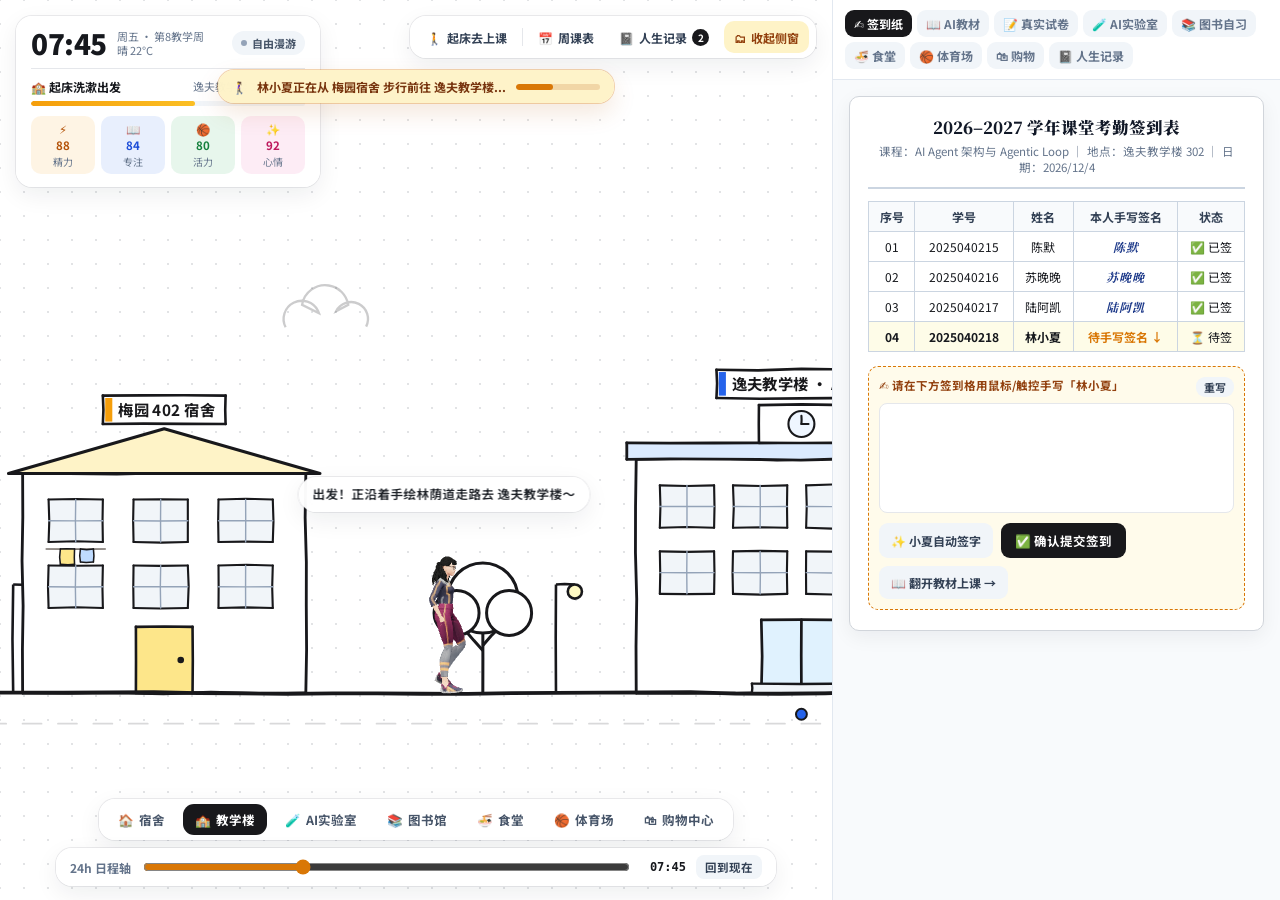
<file: xiaoxia-life/index.html>
<!doctype html>
<html lang="zh-CN">
<head>
  <meta charset="utf-8">
  <meta name="viewport" content="width=device-width,initial-scale=1,viewport-fit=cover">
  <title>林小夏的数字人生 · 校园实时模拟与互动记录</title>
  <link rel="preconnect" href="https://fonts.googleapis.com">
  <link rel="preconnect" href="https://fonts.gstatic.com" crossorigin>
  <link href="https://fonts.googleapis.com/css2?family=Balsamiq+Sans:wght@400;700&family=Noto+Sans+SC:wght@400;500;700;900&family=Noto+Serif+SC:wght@500;700;900&display=swap" rel="stylesheet">
  <link rel="stylesheet" href="styles.css">
</head>
<body>
  <!-- 全屏双栏布局：左侧 3D小夏 × 2D手绘校园世界，右侧真实文档/签到/试卷/图书放大互动窗 -->
  <div class="app-shell" id="appShell">
    <!-- ==================== 左侧主舞台：手绘校园世界 + 3D林小夏 ==================== -->
    <main class="world-stage" id="worldStage">
      <canvas id="bgSketchCanvas" aria-label="手绘校园建筑与街道背景"></canvas>
      <canvas id="avatar3dCanvas" aria-hidden="true"></canvas>
      <canvas id="fgSketchCanvas" aria-hidden="true"></canvas>

      <!-- 左上角：实时校园时钟 + 当前地点/日程 + 四维状态 -->
      <header class="hud-card panel" id="hudCard">
        <div class="hud-top">
          <div class="clock-group">
            <span class="clock-time" id="clockTime">07:45</span>
            <div class="clock-meta">
              <span id="clockDay">周二 · 第8教学周</span>
              <span id="clockWeather">晴 22°C</span>
            </div>
          </div>
          <button class="sync-pill active" id="btnSyncClock" title="切换系统实时同步 / 时间轴预览">
            <span class="sync-dot"></span>
            <span id="syncLabel">实时同步</span>
          </button>
        </div>

        <div class="hud-activity">
          <div class="act-row">
            <strong id="hudActivityTitle">🏠 梅园402 · 晨起准备出发</strong>
            <span class="act-place" id="hudLocationTag">梅园 402 宿舍</span>
          </div>
          <div class="progress-track">
            <div class="progress-fill" id="hudProgressFill"></div>
          </div>
        </div>

        <div class="stats-grid">
          <div class="stat-pill energy">⚡<strong id="statEnergy">88</strong><span>精力</span></div>
          <div class="stat-pill focus">📖<strong id="statFocus">84</strong><span>专注</span></div>
          <div class="stat-pill vitality">🏀<strong id="statVitality">80</strong><span>活力</span></div>
          <div class="stat-pill mood">✨<strong id="statMood">92</strong><span>心情</span></div>
        </div>
      </header>

      <!-- 右上角：快捷导航与记录抽屉按钮 -->
      <nav class="top-toolbar panel" id="topToolbar" aria-label="日程与平台导航">
        <button class="tool-btn" id="btnJourney" title="一键体验：起床→步行去教学楼→签到→上课">
          <span>🚶</span><span>起床去上课</span>
        </button>
        <div class="tool-div"></div>
        <button class="tool-btn" id="btnOpenSchedule" title="打开大学真实周课表">
          <span>📅</span><span>周课表</span>
        </button>
        <button class="tool-btn" id="btnOpenLifeLog" title="查看并导出林小夏的真实数字人生记录">
          <span>📓</span><span>人生记录</span>
          <span class="badge-count" id="logCountBadge">3</span>
        </button>
        <button class="tool-btn active" id="btnToggleSide" title="展开/收起右侧真实放大互动窗">
          <span>🗂</span><span id="toggleSideText">收起侧窗</span>
        </button>
      </nav>

      <!-- 步行状态浮动提示条（步行前往目标建筑时自动显示） -->
      <div class="walk-banner panel hidden" id="walkBanner">
        <span class="walk-icon">🚶‍♀️</span>
        <span id="walkBannerText">林小夏正在从 梅园宿舍 步行前往 逸夫教学楼...</span>
        <div class="walk-mini-bar"><div class="walk-mini-fill" id="walkProgressFill"></div></div>
      </div>

      <!-- 进入/走出楼栋手绘转场幕布 -->
      <div class="scene-transition hidden" id="sceneTransition" aria-live="polite">
        <div class="trans-card">
          <div class="trans-icon" id="transIcon">🚪</div>
          <div class="trans-title" id="transTitle">正在进入 · 梅园 402 宿舍</div>
          <div class="trans-sub" id="transSub">手绘室内空间展开中...</div>
        </div>
      </div>

      <!-- 林小夏头顶碎碎念气泡 -->
      <div class="speech-bubble panel" id="speechBubble">
        <span id="speechText">早安！在梅园402宿舍收拾好书包，准备出门走路去逸夫教学楼上《AI Agent 与 Loop》课啦～</span>
      </div>

      <!-- 底部：室内外切换按钮 + 七大建筑一键步行导航 + 24h 时间轴 -->
      <footer class="bottom-dock">
        <div class="dock-top-row">
          <button class="indoor-pill panel" id="btnToggleIndoor" title="推门进入当前楼栋室内 / 走出回到校园林荫道">
            <span id="indoorPillIcon">🚪</span>
            <span id="indoorPillText">进入室内</span>
          </button>
        </div>

        <div class="building-nav panel" id="buildingNav" aria-label="七大校园建筑步行导航">
          <button class="bldg-btn active" data-bldg="dorm"><span>🏠</span>宿舍</button>
          <button class="bldg-btn" data-bldg="teaching"><span>🏫</span>教学楼</button>
          <button class="bldg-btn" data-bldg="lab"><span>🧪</span>AI实验室</button>
          <button class="bldg-btn" data-bldg="library"><span>📚</span>图书馆</button>
          <button class="bldg-btn" data-bldg="canteen"><span>🍜</span>食堂</button>
          <button class="bldg-btn" data-bldg="stadium"><span>🏀</span>体育场</button>
          <button class="bldg-btn" data-bldg="mall"><span>🛍</span>购物中心</button>
        </div>

        <div class="timeline-bar panel">
          <span class="tl-label">24h 日程轴</span>
          <input type="range" id="timeSlider" min="0" max="1439" value="465" aria-label="24小时时间轴">
          <span class="tl-val" id="sliderTimeVal">07:45</span>
          <button class="tl-btn" id="btnNow">回到现在</button>
        </div>
      </footer>
    </main>

    <!-- ==================== 右侧放大互动窗：签到纸 / AI教材 / 试卷 / AI实验室 / 图书 / 食堂 / 体育 / 购物 / 人生记录 ==================== -->
    <aside class="side-workspace" id="sideWorkspace" aria-label="真实互动放大窗口">
      <div class="side-header">
        <div class="side-tabs" id="sideTabs">
          <button class="side-tab active" data-panel="checkin">✍️ 签到纸</button>
          <button class="side-tab" data-panel="textbook">📖 AI教材</button>
          <button class="side-tab" data-panel="exam">📝 真实试卷</button>
          <button class="side-tab" data-panel="lab">🧪 AI实验室</button>
          <button class="side-tab" data-panel="library">📚 图书自习</button>
          <button class="side-tab" data-panel="canteen">🍜 食堂</button>
          <button class="side-tab" data-panel="stadium">🏀 体育场</button>
          <button class="side-tab" data-panel="mall">🛍 购物</button>
          <button class="side-tab" data-panel="lifelog">📓 人生记录</button>
        </div>
      </div>

      <div class="side-body" id="sideBody">
        <!-- 动态渲染当前活动对应的真实高保真放大文档/互动工作台 -->
      </div>
    </aside>
  </div>

  <!-- 大学真实周课表弹窗抽屉 -->
  <div class="modal-backdrop hidden" id="scheduleModal">
    <div class="modal-card schedule-modal-card">
      <div class="modal-head">
        <div>
          <h2>📅 林小夏的大学周课表 · 人工智能与智能体工程（大二）</h2>
          <p class="modal-sub">点击任意课程/活动块，林小夏将从当前位置真实步行前往对应建筑并打开对应的放大互动窗</p>
        </div>
        <button class="close-btn" id="btnCloseSchedule">✕</button>
      </div>
      <div class="schedule-table-wrap">
        <table class="schedule-table" id="scheduleTable"></table>
      </div>
    </div>
  </div>

  <!-- 隐藏本地文档导入（支持用户在教材/图书窗口导入真实学习资料） -->
  <input type="file" id="docFileInput" accept=".txt,.md,.markdown" hidden>

  <div class="toast" id="toast"></div>

  <script type="importmap">
  {
    "imports": {
      "three": "./vendor/three/three.module.min.js",
      "three/addons/": "./vendor/three/"
    }
  }
  </script>
  <script type="module" src="js/main.js"></script>
</body>
</html>
</file>
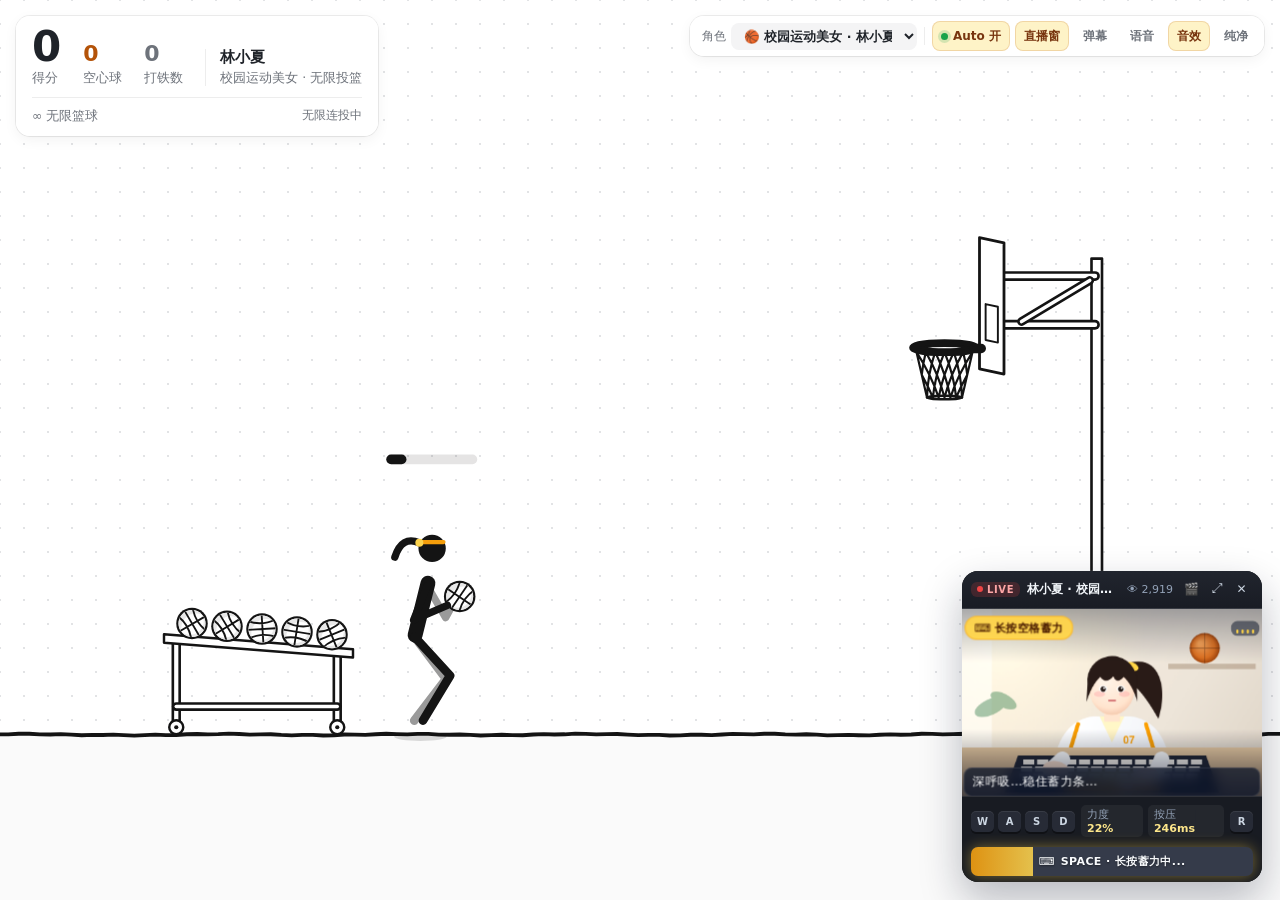
<file: standalone.html>
<!doctype html>
<html lang="zh-CN">
<head>
<meta charset="utf-8">
<meta name="viewport" content="width=device-width,initial-scale=1,maximum-scale=1,user-scalable=no,viewport-fit=cover">
<title>十球投篮 · 直播间版 (Goofy Hoops Studio)</title>
<style>
  :root {
    --paper: #ffffff;
    --card: #ffffff;
    --ink: #1f2329;
    --muted: #6e737b;
    --soft: #9ca3af;
    --faint: #d4d4d4;
    --line: #ededed;
    --dot: rgba(31, 41, 55, 0.13);
    --chip: #f4f4f5;
    --ring: rgba(0, 0, 0, 0.07);
    --butter: #fde68a;
    --butter-hi: #fcd34d;
    --butter-soft: #fef3c7;
    --umber: #78350f;
    --amber: #b45309;
    --live-red: #ef4444;
    --pip-bg: #15171c;
    --pip-border: rgba(255, 255, 255, 0.1);
    --font: ui-rounded, 'PingFang SC', 'Hiragino Sans GB', 'Microsoft YaHei', system-ui, -apple-system, sans-serif;
  }

  * { box-sizing: border-box; }

  html, body {
    margin: 0;
    height: 100%;
    color: var(--ink);
    overflow: hidden;
    background-color: var(--paper);
    background-image: radial-gradient(circle, var(--dot) 0.85px, transparent 1px);
    background-size: 24px 24px;
    background-position: 12px 12px;
    touch-action: none;
    user-select: none;
    -webkit-user-select: none;
    -webkit-tap-highlight-color: transparent;
    font-family: var(--font);
    font-weight: 400;
  }

  h1, b, strong { font-weight: 700; }

  #gameCanvas {
    position: fixed;
    inset: 0;
    width: 100%;
    height: 100%;
    display: block;
    cursor: pointer;
  }

  button, select, input {
    font: inherit;
    color: inherit;
    border: 0;
    background: none;
    outline: none;
  }
  button { cursor: pointer; padding: 0; }

  .panel {
    background: rgba(255, 255, 255, 0.94);
    backdrop-filter: blur(10px);
    -webkit-backdrop-filter: blur(10px);
    border-radius: 14px;
    box-shadow: 0 0 0 1px var(--ring), 0 4px 14px rgba(0, 0, 0, 0.05), 0 1px 2px rgba(0, 0, 0, 0.03);
  }

  .label { font-size: 12.5px; color: var(--muted); line-height: 1.25; }

  /* HUD */
  #hud {
    position: fixed;
    left: 0;
    top: 0;
    z-index: 8;
    padding: 16px 0 0 16px;
    display: flex;
    flex-direction: column;
    align-items: flex-start;
    gap: 10px;
    pointer-events: none;
    transition: opacity 0.35s ease;
  }
  #hud.hidden { opacity: 0; }
  .board { padding: 13px 16px; display: grid; gap: 11px; }
  .tally { display: flex; align-items: flex-end; gap: 22px; }
  .stat .label { margin-top: 5px; }
  #score {
    font-size: 42px;
    font-weight: 700;
    line-height: 0.85;
    font-variant-numeric: tabular-nums;
    display: inline-block;
    transform-origin: left bottom;
  }
  #score.bump { animation: bump 0.35s ease; }
  @keyframes bump {
    0% { transform: scale(1); }
    35% { transform: scale(1.14); }
    100% { transform: scale(1); }
  }
  #best, #hudSwish, #hudMiss { font-size: 22px; font-weight: 700; line-height: 1; font-variant-numeric: tabular-nums; color: var(--muted); }
  #hudSwish { color: var(--amber); }
  #hud.endless .stat-manual-only { display: none; }
  #hud:not(.endless) .stat-endless-only { display: none; }
  #hud.endless #tracker { display: none; }
  .stat-persona { padding-left: 14px; border-left: 1px solid var(--line); }
  #hudPersonaName { font-size: 15px; font-weight: 700; line-height: 1.1; color: var(--ink); }
  .ballrow { display: grid; gap: 7px; padding-top: 10px; border-top: 1px solid var(--line); }
  .ballrow-meta { display: flex; justify-content: space-between; align-items: center; gap: 12px; }
  #tracker { display: flex; gap: 7px; }
  .dot {
    width: 14px; height: 14px; border-radius: 50%;
    border: 1.5px solid var(--faint); position: relative;
    transition: background 0.2s, border-color 0.2s, transform 0.2s;
  }
  .dot.next { border-color: var(--ink); animation: pulse 1.2s ease-in-out infinite; }
  .dot.fly { background: var(--faint); border-color: var(--faint); }
  .dot.made { background: var(--ink); border-color: var(--ink); }
  .dot.swish { background: var(--butter-hi); border-color: var(--amber); }
  .dot.miss { border-color: #e4e4e4; }
  .dot.miss::after {
    content: ''; position: absolute; left: 50%; top: 50%;
    width: 8px; height: 1.5px; background: var(--faint);
    transform: translate(-50%, -50%) rotate(-45deg); border-radius: 2px;
  }
  @keyframes pulse { 50% { transform: scale(1.22); } }
  #ballLabel { font-variant-numeric: tabular-nums; }
  #hudSubMeta { color: var(--muted); font-size: 11.5px; font-variant-numeric: tabular-nums; }
  #streak {
    font-size: 13px; font-weight: 700; color: var(--amber);
    background: var(--butter-soft); border-radius: 9px; padding: 5px 11px;
    box-shadow: 0 0 0 1px rgba(180, 83, 9, 0.16); white-space: nowrap;
    opacity: 0; transform: translateY(-4px); transition: opacity 0.25s, transform 0.25s;
  }
  #streak.on { opacity: 1; transform: none; }

  /* Top Control Bar */
  #topControls {
    position: fixed;
    top: 16px;
    right: 16px;
    z-index: 15;
    transition: opacity 0.3s, transform 0.3s;
  }
  .control-pill {
    display: flex;
    align-items: center;
    gap: 5px;
    padding: 5px 7px;
    flex-wrap: wrap;
    max-width: calc(100vw - 32px);
  }
  .ctrl-group { display: inline-flex; align-items: center; gap: 5px; padding-left: 5px; }
  .ctrl-label { font-size: 12px; color: var(--muted); }
  #personaSelect {
    background: var(--chip);
    border-radius: 8px;
    padding: 5px 9px;
    font-size: 12.5px;
    font-weight: 600;
    cursor: pointer;
    max-width: 186px;
  }
  #personaSelect:hover { background: #eaecef; }
  .ctrl-divider { width: 1px; height: 18px; background: var(--line); margin: 0 2px; }
  .ctrl-btn {
    display: inline-flex; align-items: center; gap: 5px;
    height: 30px; padding: 0 9px; border-radius: 8px;
    font-size: 12px; font-weight: 600; color: var(--muted);
    transition: background 0.15s, color 0.15s, transform 0.12s;
  }
  .ctrl-btn:hover { background: var(--chip); color: var(--ink); }
  .ctrl-btn:active { transform: scale(0.96); }
  .ctrl-btn.active {
    background: var(--butter-soft);
    color: var(--umber);
    box-shadow: inset 0 0 0 1px rgba(180, 83, 9, 0.18);
  }
  .ctrl-btn.hidden { display: none; }
  .dot-ind { width: 7px; height: 7px; border-radius: 50%; background: var(--soft); }
  .ctrl-btn.active .dot-ind { background: #16a34a; box-shadow: 0 0 0 3px rgba(22, 163, 74, 0.18); }

  /* Streamer Webcam PiP */
  .pip-window {
    position: fixed;
    right: 18px;
    bottom: 18px;
    width: 300px;
    z-index: 18;
    border-radius: 16px;
    background: var(--pip-bg);
    color: #f8fafc;
    box-shadow: 0 18px 42px rgba(15, 23, 42, 0.28), 0 0 0 1px rgba(255, 255, 255, 0.08);
    overflow: hidden;
    transition: width 0.24s cubic-bezier(0.2, 0.9, 0.3, 1), opacity 0.25s, transform 0.25s;
  }
  .pip-window.size-sm { width: 244px; }
  .pip-window.size-lg { width: 376px; }
  .pip-window.hidden { opacity: 0; pointer-events: none; transform: translateY(18px) scale(0.96); }
  .pip-header {
    display: flex; align-items: center; gap: 7px; padding: 7px 9px;
    background: linear-gradient(180deg, #21252e 0%, #191c24 100%);
    border-bottom: 1px solid var(--pip-border);
    cursor: grab;
  }
  .pip-header:active { cursor: grabbing; }
  .pip-live-badge {
    display: inline-flex; align-items: center; gap: 4px; padding: 2px 6px;
    border-radius: 6px; background: rgba(239, 68, 68, 0.18); color: #fca5a5;
    font-size: 10px; font-weight: 700; letter-spacing: 0.6px; flex: none;
  }
  .live-dot { width: 6px; height: 6px; border-radius: 50%; background: var(--live-red); animation: liveBlink 1.4s ease-in-out infinite; }
  @keyframes liveBlink { 0%, 100% { opacity: 1; } 50% { opacity: 0.3; } }
  .pip-title-wrap { display: flex; align-items: baseline; justify-content: space-between; gap: 6px; min-width: 0; flex: 1; }
  .pip-name { font-size: 12px; font-weight: 700; color: #f1f5f9; white-space: nowrap; overflow: hidden; text-overflow: ellipsis; }
  .pip-viewers { font-size: 11px; color: #94a3b8; font-variant-numeric: tabular-nums; flex: none; }
  .pip-actions { display: flex; align-items: center; gap: 2px; }
  .pip-icon-btn {
    width: 23px; height: 23px; border-radius: 6px; display: grid; place-items: center;
    font-size: 12px; color: #cbd5e1; transition: background 0.15s, color 0.15s;
  }
  .pip-icon-btn:hover { background: rgba(255, 255, 255, 0.12); color: #ffffff; }
  .pip-icon-btn.hidden { display: none; }

  .pip-viewport { position: relative; width: 100%; aspect-ratio: 16 / 10; background: #0f1117; overflow: hidden; }
  .cam-stage {
    position: relative; width: 100%; height: 100%; overflow: hidden;
    transform-origin: center 55%;
    transition: transform 0.24s cubic-bezier(0.22, 1, 0.36, 1), filter 0.2s;
  }
  .cam-stage[data-state="idle"] { animation: camBreathe 3.8s ease-in-out infinite; }
  .cam-stage.has-video[data-state="idle"] { animation: none; }
  .cam-stage[data-state="press"] { transform: scale(1.045) translateY(3px); filter: contrast(1.03) saturate(1.04); }
  .cam-stage.has-video[data-state="press"] { transform: scale(1.035) translateY(2px); filter: contrast(1.03) saturate(1.05); }
  .cam-stage[data-state="cheer"] { animation: camCheer 0.55s ease-out; filter: brightness(1.06) saturate(1.08); }
  .cam-stage[data-state="miss"] { animation: camOops 0.45s ease-out; }
  @keyframes camBreathe {
    0%, 100% { transform: scale(1.01) translateY(0px); }
    50% { transform: scale(1.022) translateY(-1.8px); }
  }
  @keyframes camCheer {
    0% { transform: scale(1.03) translateY(0); }
    35% { transform: scale(1.07) translateY(-5px); }
    70% { transform: scale(1.02) translateY(1px); }
    100% { transform: scale(1.03) translateY(0); }
  }
  @keyframes camOops {
    0% { transform: translateX(0) rotate(0deg); }
    25% { transform: translateX(-4px) rotate(-0.8deg); }
    65% { transform: translateX(3px) rotate(0.6deg); }
    100% { transform: translateX(0) rotate(0deg); }
  }
  .cam-video {
    position: absolute; inset: 0; width: 100%; height: 100%;
    object-fit: cover; object-position: center 22%;
    opacity: 0; transition: opacity 0.25s ease; pointer-events: none;
  }
  .cam-stage.has-video .cam-video { opacity: 1; }
  .cam-frame {
    position: absolute; inset: 0; width: 100%; height: 100%;
    object-fit: cover; object-position: center 22%;
    opacity: 0; transition: opacity 0.2s ease; pointer-events: none;
  }
  .cam-frame.active { opacity: 1; }
  .cam-fallback { position: absolute; inset: 0; width: 100%; height: 100%; display: block; }
  .cam-stage.has-photo .cam-fallback,
  .cam-stage.has-video .cam-fallback,
  .cam-stage.has-video .cam-frame { display: none; }
  .cam-vignette {
    position: absolute; inset: 0; pointer-events: none;
    background: linear-gradient(180deg, rgba(15, 23, 42, 0.36) 0%, transparent 28%, transparent 62%, rgba(15, 23, 42, 0.78) 100%);
  }
  .cam-top-overlay {
    position: absolute; top: 8px; left: 9px; right: 9px;
    display: flex; align-items: center; justify-content: space-between; pointer-events: none;
  }
  .cam-status-chip {
    font-size: 11px; font-weight: 700; padding: 3px 8px; border-radius: 999px;
    background: rgba(15, 23, 42, 0.65); backdrop-filter: blur(6px);
    color: #f8fafc; border: 1px solid rgba(255, 255, 255, 0.14);
    transition: background 0.2s, color 0.2s;
  }
  .cam-status-chip.holding { background: rgba(252, 211, 77, 0.92); color: #451a03; border-color: rgba(245, 158, 11, 0.5); }
  .cam-status-chip.cheer { background: rgba(34, 197, 94, 0.9); color: #052e16; }
  .cam-status-chip.miss { background: rgba(239, 68, 68, 0.85); color: #ffffff; }
  .audio-bars {
    display: flex; align-items: flex-end; gap: 2.5px; height: 14px;
    padding: 2px 5px; border-radius: 6px; background: rgba(15, 23, 42, 0.52);
  }
  .audio-bars span { width: 2.5px; height: 4px; border-radius: 2px; background: #fcd34d; }
  .audio-bars.talking span:nth-child(1) { animation: barEq 0.45s ease-in-out infinite alternate; }
  .audio-bars.talking span:nth-child(2) { animation: barEq 0.35s 0.1s ease-in-out infinite alternate; }
  .audio-bars.talking span:nth-child(3) { animation: barEq 0.5s 0.05s ease-in-out infinite alternate; }
  .audio-bars.talking span:nth-child(4) { animation: barEq 0.4s 0.16s ease-in-out infinite alternate; }
  @keyframes barEq { from { height: 3px; } to { height: 11px; } }
  .cam-subtitle {
    position: absolute; left: 8px; right: 8px; bottom: 7px;
    font-size: 11.5px; line-height: 1.38; color: #ffffff;
    background: rgba(15, 23, 42, 0.72); backdrop-filter: blur(6px);
    padding: 5px 8px; border-radius: 8px; border: 1px solid rgba(255, 255, 255, 0.1);
  }
  .cam-subtitle.pop { animation: subPop 0.24s ease-out; }
  @keyframes subPop { 0% { transform: translateY(4px); opacity: 0.5; } 100% { transform: translateY(0); opacity: 1; } }

  /* Mechanical Keyboard Deck inside PiP */
  .pip-keyboard-deck {
    padding: 8px 9px 9px;
    background: #181b22;
    border-top: 1px solid var(--pip-border);
    display: grid;
    gap: 7px;
  }
  .kb-top-row { display: flex; align-items: center; justify-content: space-between; gap: 6px; }
  .kb-cluster { display: flex; gap: 4px; }
  .mini-key {
    min-width: 23px; height: 21px; padding: 0 4px; border-radius: 5px;
    background: #272b36; color: #cbd5e1; font-size: 10px; font-weight: 700;
    display: inline-flex; align-items: center; justify-content: center;
    box-shadow: 0 2px 0 #0f1116, inset 0 1px 0 rgba(255, 255, 255, 0.08);
    transition: transform 0.06s, background 0.08s, box-shadow 0.06s, color 0.08s;
  }
  .mini-key.pressed {
    transform: translateY(2px); background: #fcd34d; color: #451a03;
    box-shadow: 0 0 0 #0f1116, 0 0 10px rgba(252, 211, 77, 0.45);
  }
  .kb-telemetry { display: flex; align-items: center; gap: 5px; font-size: 11px; color: #94a3b8; font-variant-numeric: tabular-nums; }
  .kb-meter-pill { background: rgba(255, 255, 255, 0.05); padding: 2px 6px; border-radius: 5px; }
  .kb-meter-pill strong { color: #fde68a; font-weight: 700; }
  .mini-spacebar {
    position: relative; height: 29px; border-radius: 7px; background: #2a2f3c; overflow: hidden;
    box-shadow: 0 3px 0 #0c0e13, inset 0 1px 0 rgba(255, 255, 255, 0.12);
    transition: transform 0.06s ease, box-shadow 0.06s ease, background 0.08s;
    display: flex; align-items: center; justify-content: center;
  }
  .mini-spacebar.pressed {
    transform: translateY(3px); background: #353b4a;
    box-shadow: 0 0 0 #0c0e13, 0 0 14px rgba(252, 211, 77, 0.42);
  }
  .space-fill {
    position: absolute; left: 0; top: 0; bottom: 0; width: 0%;
    background: linear-gradient(90deg, #f59e0b 0%, #fcd34d 100%);
    opacity: 0.88; transition: width 0.04s linear;
  }
  .space-label {
    position: relative; z-index: 1; display: flex; align-items: center; gap: 6px;
    font-size: 11px; font-weight: 700; letter-spacing: 0.4px; color: #f8fafc;
    text-shadow: 0 1px 2px rgba(0, 0, 0, 0.45);
  }

  /* Danmaku & Chat Panel */
  #danmakuLayer { position: fixed; inset: 0; pointer-events: none; overflow: hidden; z-index: 7; }
  .dm-item {
    position: absolute; left: 100%; white-space: nowrap; font-size: 14.5px; font-weight: 700;
    color: var(--ink); background: rgba(255, 255, 255, 0.88);
    border: 1px solid rgba(31, 35, 41, 0.08); padding: 4px 11px; border-radius: 999px;
    box-shadow: 0 2px 8px rgba(0, 0, 0, 0.05); will-change: transform; animation: dmFly linear forwards;
  }
  .dm-item.hot { background: var(--butter-soft); color: var(--umber); border-color: rgba(180, 83, 9, 0.22); }
  .dm-item.user { background: #1f2329; color: #fde68a; border-color: #1f2329; }
  @keyframes dmFly { from { transform: translateX(0); } to { transform: translateX(calc(-100vw - 120%)); } }

  .chat-panel {
    position: fixed; left: 16px; bottom: 16px; width: 265px; z-index: 14;
    display: flex; flex-direction: column; overflow: hidden;
    transition: opacity 0.25s, transform 0.25s;
  }
  .chat-panel.collapsed { opacity: 0; pointer-events: none; transform: translateY(16px); }
  .chat-header { display: flex; justify-content: space-between; align-items: center; padding: 8px 11px; font-size: 12px; font-weight: 700; border-bottom: 1px solid var(--line); }
  .chat-count { font-size: 11px; color: var(--amber); background: var(--butter-soft); padding: 2px 6px; border-radius: 6px; }
  .chat-messages { height: 140px; overflow-y: auto; padding: 8px 10px; display: flex; flex-direction: column; gap: 5px; font-size: 12px; line-height: 1.4; }
  .chat-msg { color: var(--ink); word-break: break-word; }
  .chat-msg .u { font-weight: 700; color: var(--amber); margin-right: 5px; }
  .chat-msg.me .u { color: #2563eb; }
  .chat-form { display: flex; gap: 6px; padding: 7px 8px; border-top: 1px solid var(--line); background: rgba(248, 250, 252, 0.85); }
  .chat-form input { flex: 1; background: #fff; border-radius: 8px; padding: 5px 8px; font-size: 12px; box-shadow: inset 0 0 0 1px rgba(0, 0, 0, 0.08); }
  .chat-form button { padding: 0 11px; border-radius: 8px; background: var(--butter); color: var(--umber); font-size: 12px; font-weight: 700; }

  /* Stream mode */
  body.stream-mode #topControls, body.stream-mode #hint { opacity: 0; pointer-events: none; transform: translateY(-10px); }
  #exitStreamBtn {
    position: fixed; top: 14px; right: 14px; z-index: 25; padding: 7px 12px;
    font-size: 12px; color: var(--muted); opacity: 0; pointer-events: none; transition: opacity 0.25s;
  }
  body.stream-mode #exitStreamBtn { opacity: 0.4; pointer-events: auto; }
  body.stream-mode #exitStreamBtn:hover { opacity: 1; color: var(--ink); }

  /* Hint */
  #hint {
    position: fixed; left: 50%; bottom: 22px; transform: translateX(-50%);
    font-size: 13.5px; color: var(--muted); white-space: nowrap; pointer-events: none;
    transition: opacity 0.4s; display: flex; align-items: center; gap: 7px; z-index: 8;
  }
  #hint.hidden { opacity: 0; }
  kbd {
    font: inherit; font-size: 12px; color: #52525b; background: var(--chip);
    box-shadow: 0 0 0 1px rgba(0, 0, 0, 0.08); border-radius: 6px; padding: 2px 7px; line-height: 1.3;
  }

  /* Overlay */
  #overlay {
    position: fixed; inset: 0; z-index: 30; display: grid; place-items: center; padding: 18px;
    background: rgba(20, 22, 26, 0.24); backdrop-filter: blur(3px);
    opacity: 0; pointer-events: none; transition: opacity 0.3s ease; overflow-y: auto;
  }
  #overlay.on { opacity: 1; pointer-events: auto; }
  .card {
    width: min(430px, 100%); background: var(--card); border-radius: 20px; padding: 24px;
    box-shadow: 0 20px 50px rgba(0, 0, 0, 0.14), 0 0 0 1px rgba(0, 0, 0, 0.05);
    transform: translateY(12px); transition: transform 0.35s cubic-bezier(0.2, 0.9, 0.3, 1); display: none;
  }
  #overlay.on .card.show { transform: none; }
  .card.show { display: block; }
  .card-head-row { display: flex; align-items: center; justify-content: space-between; margin-bottom: 14px; }
  .row { display: flex; justify-content: space-between; align-items: center; gap: 10px; }
  .logo { width: 44px; height: 44px; border-radius: 12px; background: #22252b; display: grid; place-items: center; }
  .logo svg { width: 25px; height: 25px; }
  .title { font-size: 30px; line-height: 1.05; margin: 0; }
  .keys { display: flex; flex-wrap: wrap; align-items: center; gap: 6px; color: var(--muted); font-size: 13.5px; margin: 12px 0 7px; }
  .tag { color: var(--muted); font-size: 13.5px; line-height: 1.5; margin: 0 0 14px; }
  .chip { display: inline-flex; align-items: center; font-size: 12px; font-weight: 700; padding: 4px 10px; border-radius: 8px; background: var(--butter); color: var(--umber); }

  .persona-grid { display: grid; grid-template-columns: repeat(2, 1fr); gap: 8px; margin-bottom: 16px; }
  .p-card {
    display: flex; align-items: center; gap: 8px; padding: 8px 9px; border-radius: 12px;
    background: #f8f9fa; box-shadow: inset 0 0 0 1.5px transparent; text-align: left;
    transition: background 0.16s, box-shadow 0.16s;
  }
  .p-card:hover { background: #f1f3f5; }
  .p-card.selected { background: var(--butter-soft); box-shadow: inset 0 0 0 1.5px var(--amber); }
  .p-card.full-span { grid-column: span 2; }
  .p-avatar { width: 32px; height: 32px; border-radius: 9px; background: #fff; display: grid; place-items: center; font-size: 17px; box-shadow: 0 1px 3px rgba(0, 0, 0, 0.08); flex: none; }
  .p-info { min-width: 0; }
  .p-name { font-size: 12.5px; font-weight: 700; color: var(--ink); line-height: 1.25; }
  .p-desc { font-size: 11px; color: var(--muted); white-space: nowrap; overflow: hidden; text-overflow: ellipsis; }

  .actions { display: flex; gap: 10px; }
  .btn {
    display: flex; align-items: center; justify-content: center; gap: 10px;
    height: 46px; border-radius: 12px; font-size: 15.5px; font-weight: 700;
    transition: transform 0.12s, background 0.2s;
  }
  .btn:active { transform: scale(0.98); }
  .btn.primary { flex: 1; background: var(--butter); color: var(--umber); box-shadow: 0 0 0 1px rgba(180, 83, 9, 0.2); }
  .btn.primary:hover { background: var(--butter-hi); }
  .btn.primary kbd { background: rgba(255, 255, 255, 0.65); color: #92400e; box-shadow: none; }
  .btn.ghost { width: 46px; flex: none; background: var(--chip); color: var(--ink); box-shadow: 0 0 0 1px rgba(0, 0, 0, 0.06); }
  .btn.ghost:hover { background: #e8eaed; }
  .btn svg { width: 19px; height: 19px; }

  .foot { text-align: center; color: var(--soft); font-size: 12px; margin-top: 14px; }
  .foot:empty { display: none; }
  .result { display: flex; align-items: flex-end; gap: 26px; margin: 16px 0 18px; }
  .result .label { margin-top: 6px; }
  #endScore { font-size: 62px; font-weight: 700; line-height: 0.85; font-variant-numeric: tabular-nums; display: block; }
  #stAcc, #stSwish { font-size: 26px; font-weight: 700; line-height: 0.95; font-variant-numeric: tabular-nums; }
  .shots { display: flex; justify-content: space-between; margin-bottom: 14px; }
  .shots .dot { width: 17px; height: 17px; border-width: 2px; }
  .shots .dot.miss::after { width: 10px; height: 2px; }
  .end-comment { font-size: 13px; color: var(--umber); background: var(--butter-soft); border-radius: 10px; padding: 9px 11px; margin-bottom: 16px; line-height: 1.45; }

  #toast {
    position: fixed; left: 50%; bottom: 22px; transform: translate(-50%, 20px);
    background: #22252b; color: #fff; font-size: 13px; padding: 8px 15px; border-radius: 10px;
    opacity: 0; pointer-events: none; transition: opacity 0.25s, transform 0.25s; white-space: nowrap; z-index: 40;
  }
  #toast.on { opacity: 1; transform: translate(-50%, 0); }

  @media (max-width: 720px) {
    .pip-window { width: 226px; right: 10px; bottom: 10px; }
    .chat-panel { width: 215px; left: 10px; bottom: 10px; }
    #hud { padding: 10px 0 0 10px; }
    .board { padding: 10px 12px; gap: 9px; }
    #score { font-size: 34px; }
    .stat-persona, .ctrl-label, .ctrl-divider { display: none; }
    #topControls { top: 10px; right: 10px; }
    #personaSelect { max-width: 135px; font-size: 11.5px; }
    .ctrl-btn { padding: 0 7px; font-size: 11px; }
  }
</style>
</head>
<body>
<canvas id="gameCanvas" aria-label="十球投篮游戏画布"></canvas>
<div id="danmakuLayer" aria-hidden="true"></div>

<header id="hud" class="endless">
  <div class="board panel">
    <div class="tally">
      <div class="stat"><div id="score">0</div><div class="label">得分</div></div>
      <div class="stat stat-endless-only"><div id="hudSwish">0</div><div class="label">空心球</div></div>
      <div class="stat stat-endless-only"><div id="hudMiss">0</div><div class="label">打铁数</div></div>
      <div class="stat stat-manual-only"><div id="best">0</div><div class="label">最高分</div></div>
      <div class="stat stat-persona">
        <div id="hudPersonaName">林小夏</div>
        <div class="label" id="hudModeTag">Auto 无限投篮</div>
      </div>
    </div>
    <div class="ballrow">
      <div id="tracker"></div>
      <div class="ballrow-meta">
        <span class="label" id="ballLabel">∞ 无限篮球</span>
        <span class="label" id="hudSubMeta"></span>
      </div>
    </div>
  </div>
  <div id="streak"></div>
</header>

<nav id="topControls" aria-label="直播与角色控制">
  <div class="control-pill panel">
    <label class="ctrl-group" title="切换场上角色">
      <span class="ctrl-label">角色</span>
      <select id="personaSelect" aria-label="选择角色">
        <option value="campus_girl">🏀 校园运动美女 · 林小夏</option>
        <option value="basketball_bro">🔥 爱投篮的哥哥 · 陈默</option>
        <option value="sports_boy">⚡ 元气体育生 · 阿凯</option>
        <option value="chill_scholar">👓 佛系学霸 · 晚晚</option>
        <option value="human">🎮 我自己玩（手动）</option>
      </select>
    </label>
    <div class="ctrl-divider"></div>
    <button class="ctrl-btn active" id="btnAutoPlay" title="开启/关闭 Auto 无限投篮模式"><span class="dot-ind"></span><span id="autoPlayText">Auto 开</span></button>
    <button class="ctrl-btn active hidden" id="btnAutoLoop">连播</button>
    <button class="ctrl-btn active" id="btnPipToggle">直播窗</button>
    <button class="ctrl-btn" id="btnDanmakuToggle">弹幕</button>
    <button class="ctrl-btn" id="btnTtsToggle">语音</button>
    <button class="ctrl-btn active" id="btnSoundToggle">音效</button>
    <button class="ctrl-btn" id="btnStreamMode">纯净</button>
  </div>
</nav>

<div id="hint" class="hidden">
  <span>长按蓄力，松手投篮</span>
  <span>或按</span>
  <kbd>Space</kbd>
</div>

<aside id="streamerPip" class="pip-window" aria-label="主播直播小窗">
  <div class="pip-header" id="pipDragHandle">
    <div class="pip-live-badge"><span class="live-dot"></span><span>LIVE</span></div>
    <div class="pip-title-wrap">
      <span class="pip-name" id="pipName">林小夏 · 校园运动直播间</span>
      <span class="pip-viewers" id="pipViewers">👁 2,680</span>
    </div>
    <div class="pip-actions">
      <button class="pip-icon-btn hidden" id="pipMuteBtn" title="开启/静音主播视频原声">🔇</button>
      <button class="pip-icon-btn" id="pipUploadBtn" title="上传或拖拽真人视频/照片">🎬</button>
      <button class="pip-icon-btn" id="pipSizeBtn" title="切换小窗大小">⤢</button>
      <button class="pip-icon-btn" id="pipCloseBtn" title="收起小窗">✕</button>
    </div>
    <input type="file" id="pipPhotoInput" accept="video/*,image/*" hidden>
  </div>

  <div class="pip-viewport">
    <div class="cam-stage" id="camStage" data-state="idle">
      <video id="camVideo" class="cam-video" autoplay loop muted playsinline preload="auto" aria-label="真人主播实时视频"></video>
      <img id="camImgCustom" class="cam-frame" alt="自定义主播照片">
      <canvas id="camFallbackCanvas" class="cam-fallback"></canvas>
      <div class="cam-vignette"></div>
      <div class="cam-top-overlay">
        <span class="cam-status-chip" id="camActionChip">准备瞄准</span>
        <div class="audio-bars" id="audioBars" aria-hidden="true"><span></span><span></span><span></span><span></span></div>
      </div>
      <div class="cam-subtitle" id="camSubtitle">哈喽直播间的宝子们！小夏今天挑战十球投篮，看看能进几个空心～</div>
    </div>
  </div>

  <div class="pip-keyboard-deck">
    <div class="kb-top-row">
      <div class="kb-cluster">
        <span class="mini-key" id="mkW">W</span>
        <span class="mini-key" id="mkA">A</span>
        <span class="mini-key" id="mkS">S</span>
        <span class="mini-key" id="mkD">D</span>
      </div>
      <div class="kb-telemetry">
        <span class="kb-meter-pill">力度 <strong id="kbPowerVal">0%</strong></span>
        <span class="kb-meter-pill">按压 <strong id="kbHoldVal">0ms</strong></span>
      </div>
      <span class="mini-key" id="mkR" title="重开快捷键">R</span>
    </div>
    <div class="mini-spacebar" id="mkSpace">
      <div class="space-fill" id="kbSpaceFill"></div>
      <div class="space-label"><span>⌨</span><span id="kbSpaceText">SPACE · 空格蓄力投篮</span></div>
    </div>
  </div>
</aside>

<section id="chatPanel" class="chat-panel panel collapsed" aria-label="直播间弹幕互动">
  <div class="chat-header">
    <span>💬 直播间互动</span>
    <span class="chat-count" id="chatHotTag">热度 9.8w</span>
  </div>
  <div class="chat-messages" id="chatMessages"></div>
  <form class="chat-form" id="chatForm">
    <input type="text" id="chatInput" placeholder="发弹幕互动（试试输入：加油 / 换哥哥）" maxlength="40" autocomplete="off">
    <button type="submit">发送</button>
  </form>
</section>

<button id="exitStreamBtn" class="panel">退出纯净模式</button>

<div id="overlay">
  <div class="card" id="startCard">
    <div class="card-head-row">
      <div class="logo">
        <svg viewBox="0 0 24 24" fill="none" stroke="#fff" stroke-width="2" stroke-linecap="round">
          <circle cx="12" cy="12" r="8.5"/>
          <path d="M3.8 10c5.2 1.8 11.2 1.8 16.4 0"/>
          <path d="M12 3.5c-2.8 5.2-2.8 11.8 0 17"/>
        </svg>
      </div>
      <span class="chip">Goofy Hoops 直播复刻</span>
    </div>
    <h1 class="title">十球投篮</h1>
    <div class="keys"><kbd>长按</kbd> 蓄力，<kbd>松手</kbd> 出手 · 支持 <kbd>Auto 无限投篮</kbd></div>
    <p class="tag">空心入网得 3 分，普通进球 2 分。连中 3 球翻倍，连中 6 球三倍积分！</p>
    <div class="persona-grid" id="startPersonaGrid"></div>
    <div class="actions">
      <button class="btn primary" id="playBtn"><span id="playBtnText">开始投篮</span><kbd>Space</kbd></button>
    </div>
    <div class="foot" id="startFoot"></div>
  </div>

  <div class="card" id="endCard">
    <div class="row">
      <div class="label" id="endRoundTitle">本轮结束</div>
      <span class="chip" id="endChip" style="display:none">新纪录</span>
    </div>
    <div class="result">
      <div><span id="endScore">0</span><div class="label">总得分</div></div>
      <div><div id="stAcc">0%</div><div class="label">命中率</div></div>
      <div><div id="stSwish">0</div><div class="label">空心</div></div>
    </div>
    <div class="shots" id="endShots"></div>
    <div class="end-comment" id="endComment"></div>
    <div class="actions">
      <button class="btn primary" id="againBtn"><span id="againBtnText">再来一轮</span><kbd>Space</kbd></button>
      <button class="btn ghost" id="shareBtn" title="下载战绩海报">
        <svg viewBox="0 0 24 24" fill="none" stroke="currentColor" stroke-width="2" stroke-linecap="round" stroke-linejoin="round">
          <path d="M12 3v12"/><path d="m7 10 5 5 5-5"/><path d="M5 21h14"/>
        </svg>
      </button>
    </div>
    <div class="foot" id="endFoot"></div>
  </div>
</div>

<div id="toast"></div>

<script>
(() => {
  'use strict';

  /* ==================== 1. PERSONAS ==================== */
  const SWEET_CHARGE = 0.592;
  const pickRandom = (arr) => (arr && arr.length ? arr[Math.floor(Math.random() * arr.length)] : '');

  const PERSONAS = {
    campus_girl: {
      id: 'campus_girl', name: '林小夏', title: '校园运动美女', roomTitle: '林小夏 · 校园运动直播间',
      emoji: '🏀', desc: '校队三分女神 · 稳健俏皮', isAI: true, baseViewers: 2680,
      accessory: 'ponytail', accentColor: '#f59e0b',
      video: 'assets/campus_girl_live.mp4',
      outfitPalette: { hair: '#2b1e1a', skin: '#fde2ce', jacket: '#ffffff', stripe: '#f59e0b', ribbon: '#fcd34d', roomWall: '#f7efe3', desk: '#e6c9a2', keycap: '#fffaf0' },
      ai: { targetCharge: SWEET_CHARGE, bias: 0, jitter: 0.026, streakTighten: 0.0025, nervesAtSix: 0.012, thinkDelay: [0.36, 0.72], preferDownswing: 0.14, missRecovery: 0.7 },
      tts: { rate: 1.12, pitch: 1.25 },
      lines: {
        intro: ['哈喽直播间的宝子们！小夏今天挑战十球投篮，看看能进几个空心～', '刚下体育课回来，手还热乎着呢，空格键准备就绪！'],
        charge: ['深呼吸…稳住蓄力条…', '嗯哼，感觉就在 59% 附近！', '轻按空格，看我这波完美弧线～', '这次我要瞄一个纯空心！'],
        swish: ['哇！纯空心三分入网！听这刷网声也太解压了吧！', '空心！！这手感简直拉满，弹幕刷起来～', '漂亮！丝滑空心，空格键已经被我拿捏了！'],
        made: ['耶！稳稳颠进去了，2 分到手～', '擦板也能进！运气也是实力的一部分嘛～', '稳住！手感越来越顺了！'],
        streak: ['三连中双倍积分开启！！直播间气氛燥起来！', '哇啊啊连进停不下来啦，蓄力条变快了我也稳得住！'],
        miss: ['哎呀呀打铁了！刚刚按多了一丢丢…下球必进！', '呜呜刷筐而出了，键盘别背锅是我手滑啦哈哈～', '没事没事，微调一下力度，下一球找回场子！'],
        endHigh: ['哇塞这轮发挥太棒啦！快截屏留念，休息两秒马上开下一局！'],
        endMid: ['成绩还不错耶～感觉下一轮能把空心率再拉高一点！'],
        endLow: ['哈哈这局纯属热身！看我下一轮认真模式全进！'],
      },
      danmaku: {
        swish: ['空心！！学姐太准了吧', '这刷网声好治愈', '校篮球队长实锤了', '66666 空格键大师'],
        made: ['稳稳拿下！', '这球颠得真听话哈哈', '小夏加油！！'],
        streak: ['三连中双倍积分！起飞！', '手感滚烫🔥🔥🔥', '蓄力条加速了还能进太强了'],
        miss: ['哈哈哈哈打铁少女', '差一点点好可惜！', '稳住下球必空心！'],
        ambient: ['刚进直播间，主播好甜！', '这游戏是 Goofy Fish 的投篮诶', '小窗看按空格键好有代入感', '前排打卡！支持小夏'],
      },
    },
    basketball_bro: {
      id: 'basketball_bro', name: '陈默', title: '爱投篮的哥哥', roomTitle: '陈默学长 · 篮球定点特训',
      emoji: '🔥', desc: '球场冷面射手 · 空心达人', isAI: true, baseViewers: 1940,
      accessory: 'headband', accentColor: '#2563eb',
      outfitPalette: { hair: '#1c2026', skin: '#f2ccb0', jacket: '#1e3a5f', stripe: '#ffffff', ribbon: '#3b82f6', roomWall: '#edf1f7', desk: '#c7b299', keycap: '#e2e8f0' },
      ai: { targetCharge: SWEET_CHARGE, bias: 0.002, jitter: 0.019, streakTighten: 0.003, nervesAtSix: 0.006, thinkDelay: [0.45, 0.85], preferDownswing: 0.08, missRecovery: 0.65 },
      tts: { rate: 1.0, pitch: 0.86 },
      lines: {
        intro: ['欢迎来到球场训练营，我是陈默。十颗球，看重的是出手节奏。', '练完投篮回来开两把十球，带大家找找空心的感觉。'],
        charge: ['压腕，稳住 59% 的发力点。', '呼吸放缓，注意上一球的刻度标记。', '好节奏，准备出手。'],
        swish: ['空心。力量和抛物线刚刚好。', '唰网入袋，就是这个 55 度角的手感。'],
        made: ['进了，稍微擦了点框，下一球再收一点力。', '稳稳命中，基本功不能丢。'],
        streak: ['连中状态来了，球场节奏已锁定。', '双倍积分拿下，越快越要冷静。'],
        miss: ['短了一点点，刚才松手早了 20 毫秒。', '打铁正常，调整一下刻度，下一球补回来。'],
        endHigh: ['这轮命中率挺满意，继续保持这个手感开下一组。'],
        endMid: ['中规中矩，下一轮争取多拿几个纯空心。'],
        endLow: ['手感还没完全打开，再来一轮找回准星。'],
      },
      danmaku: {
        swish: ['学长太稳了！！', '教科书级空心球', '陈哥这手真像装了瞄准镜'],
        made: ['稳如老狗', '球场哥哥好帅'],
        streak: ['连中机器启动！', '倍率拉满了卧槽'],
        miss: ['罕见打铁！截屏留念', '微调一下马上进'],
        ambient: ['爱投篮的哥哥终于上线了', '看这按空格的节奏太稳了', '前排学习投篮'],
      },
    },
    sports_boy: {
      id: 'sports_boy', name: '阿凯', title: '元气体育生', roomTitle: '阿凯 · 热血暴扣投篮屋',
      emoji: '⚡', desc: '节奏飞快 · 热血连击型', isAI: true, baseViewers: 1520,
      accessory: 'spiky', accentColor: '#ea580c',
      outfitPalette: { hair: '#1f1b18', skin: '#ecc2a0', jacket: '#ea580c', stripe: '#fef08a', ribbon: '#ffffff', roomWall: '#fff4eb', desk: '#d6b48c', keycap: '#f8fafc' },
      ai: { targetCharge: SWEET_CHARGE + 0.005, bias: 0.004, jitter: 0.036, streakTighten: 0.004, nervesAtSix: 0.02, thinkDelay: [0.18, 0.42], preferDownswing: 0.04, missRecovery: 0.85 },
      tts: { rate: 1.22, pitch: 1.0 },
      lines: {
        intro: ['兄弟们冲呀！阿凯极速十球挑战，主打一个出手快准狠！'],
        charge: ['蓄力——走你！', '干脆利落，就现在！'],
        swish: ['嗷呜！！直接穿网空心！爽翻了！', 'BOOM！三分空心，这球帅不帅！'],
        made: ['nice！进了就算好球！', '哈哈哈打板也进，血赚！'],
        streak: ['燃起来了燃起来了！连击翻倍冲呀！'],
        miss: ['哈哈哈劲儿使大了！差点把篮板砸穿！', '哎哟打铁了！越挫越勇！'],
        endHigh: ['破纪录冲锋成功！根本停不下来，继续下一轮！'],
        endMid: ['不错不错！下一把直接拉满！'],
        endLow: ['哈哈热身完毕，这把认真了！'],
      },
      danmaku: {
        swish: ['热血空心！！', '阿凯出手太快了'],
        made: ['冲冲冲！', '好球！'],
        streak: ['着火了着火了🔥🔥', '起飞啦！'],
        miss: ['力气太大啦哈哈', '篮板：我做错了什么'],
        ambient: ['这哥们精力真旺盛', '速通十球太爽了'],
      },
    },
    chill_scholar: {
      id: 'chill_scholar', name: '晚晚', title: '佛系学霸', roomTitle: '晚晚 · 物理系摸鱼投篮',
      emoji: '👓', desc: '嘴上随缘 · 暗算抛物线', isAI: true, baseViewers: 1830,
      accessory: 'glasses', accentColor: '#0d9488',
      outfitPalette: { hair: '#242228', skin: '#fce5d4', jacket: '#f3efe6', stripe: '#0d9488', ribbon: '#94a3b8', roomWall: '#f2f5f3', desk: '#dfd2be', keycap: '#ffffff' },
      ai: { targetCharge: SWEET_CHARGE - 0.001, bias: 0, jitter: 0.022, streakTighten: 0.002, nervesAtSix: 0.005, thinkDelay: [0.5, 0.95], preferDownswing: 0.25, missRecovery: 0.6 },
      tts: { rate: 0.96, pitch: 1.12 },
      lines: {
        intro: ['写完高数摸五分钟鱼…根据重力 g=1017，59% 力度理论上刚好空心。'],
        charge: ['初速度约 616，55 度抛物线，计算完毕。', '随缘按一下空格…嗯，就是现在。'],
        swish: ['嗯，空心。牛顿力学诚不欺我。', '完美落入误差带内，3 分到手。'],
        made: ['碰框进的，也算符合预期。', '2 分，稳妥。'],
        streak: ['哦，已经连中触发倍率了呀，继续保持平滑输出。'],
        miss: ['唔，手抖误差。下一球修正 0.02。'],
        endHigh: ['实验数据非常漂亮，再测一组样本吧。'],
        endMid: ['稳定发挥，符合正态分布。'],
        endLow: ['样本方差偏大，需要重新校准手感。'],
      },
      danmaku: {
        swish: ['物理外挂实锤！', '嘴上说佛系实际心算抛物线'],
        made: ['牛顿点了个赞', '淡定拿分'],
        streak: ['学霸连击太吓人了'],
        miss: ['哈哈哈哈手抖误差'],
        ambient: ['摸鱼直播间最舒服了', '物理系降维打击投篮游戏'],
      },
    },
    human: {
      id: 'human', name: '你自己', title: '手动亲自上阵', roomTitle: '玩家实况 · 手动操作模式',
      emoji: '🎮', desc: '按空格键或鼠标长按蓄力投篮', isAI: false, baseViewers: 1200,
      accessory: 'none', accentColor: '#1f2329',
      video: 'assets/campus_girl_live.mp4',
      outfitPalette: { hair: '#2b1e1a', skin: '#fde2ce', jacket: '#ffffff', stripe: '#f59e0b', ribbon: '#fcd34d', roomWall: '#f7efe3', desk: '#e6c9a2', keycap: '#fffaf0' },
      ai: null, tts: { rate: 1.08, pitch: 1.18 },
      lines: {
        intro: ['现在交给你亲自上场！长按屏幕或空格键蓄力，松手投篮！'],
        charge: ['蓄力中…瞄准 59% 附近松手！'],
        swish: ['哇！你这记纯空心太帅了吧！！', '好准！小夏在旁边给你疯狂打 call！'],
        made: ['漂亮！稳稳命中！'],
        streak: ['连进翻倍了！！主播地位不保啦哈哈！'],
        miss: ['差一点点！看蓄力条上的小刻度微调一下～'],
        endHigh: ['大神级别发挥！甘拜下风！'],
        endMid: ['打得很稳呀，再来一局冲新高！'],
        endLow: ['多试两球找到 59% 力度点就超准啦！'],
      },
      danmaku: {
        swish: ['水友亲自上阵好准！！', '空心 6666'],
        made: ['稳！', '好球好球'],
        streak: ['连中大佬！！'],
        miss: ['哈哈再来一球！'],
        ambient: ['手动模式更有挑战性'],
      },
    },
  };
  const PERSONA_ORDER = ['campus_girl', 'basketball_bro', 'sports_boy', 'chill_scholar', 'human'];

  /* ==================== 2. AUDIO ==================== */
  let actx = null, bus = null, verb = null;
  const soundState = { enabled: true, ttsEnabled: false };

  function ensureAudio() {
    if (!soundState.enabled) return;
    if (!actx) {
      try {
        actx = new (window.AudioContext || window.webkitAudioContext)();
        const comp = actx.createDynamicsCompressor();
        comp.threshold.value = -14; comp.ratio.value = 4; comp.connect(actx.destination);
        bus = actx.createGain(); bus.gain.value = 0.9; bus.connect(comp);
        const len = Math.floor(actx.sampleRate * 1.1);
        const ir = actx.createBuffer(2, len, actx.sampleRate);
        for (let c = 0; c < 2; c++) {
          const d = ir.getChannelData(c);
          for (let i = 0; i < len; i++) d[i] = (Math.random() * 2 - 1) * Math.pow(1 - i / len, 3.2);
        }
        const conv = actx.createConvolver(); conv.buffer = ir;
        verb = actx.createGain(); verb.gain.value = 0.16; verb.connect(conv).connect(comp);
      } catch { actx = null; }
    }
    if (actx && actx.state === 'suspended') actx.resume().catch(() => {});
  }
  function voice(wet) {
    const g = actx.createGain(); g.gain.value = 0; g.connect(bus);
    if (wet) { const w = actx.createGain(); w.gain.value = wet; g.connect(w).connect(verb); }
    return g;
  }
  function partial(freq, f1, dur, vol, type, wet, delay) {
    if (!actx || !soundState.enabled || vol < 0.003) return;
    const t = actx.currentTime + (delay || 0);
    const o = actx.createOscillator(), g = voice(wet);
    o.type = type || 'sine'; o.frequency.setValueAtTime(freq, t);
    if (f1 && f1 !== freq) o.frequency.exponentialRampToValueAtTime(f1, t + dur);
    g.gain.setValueAtTime(0.0001, t);
    g.gain.linearRampToValueAtTime(vol, t + 0.003);
    g.gain.exponentialRampToValueAtTime(0.0001, t + dur);
    o.connect(g); o.start(t); o.stop(t + dur + 0.05);
  }
  function hiss(dur, vol, type, f0, f1, q, wet, attack, delay) {
    if (!actx || !soundState.enabled || vol < 0.003) return;
    const t = actx.currentTime + (delay || 0);
    const n = Math.max(1, Math.floor(actx.sampleRate * dur));
    const buf = actx.createBuffer(1, n, actx.sampleRate);
    const d = buf.getChannelData(0);
    for (let i = 0; i < n; i++) d[i] = Math.random() * 2 - 1;
    const src = actx.createBufferSource(); src.buffer = buf;
    const f = actx.createBiquadFilter(); f.type = type; f.Q.value = q || 0.7;
    f.frequency.setValueAtTime(f0, t);
    if (f1 && f1 !== f0) f.frequency.exponentialRampToValueAtTime(f1, t + dur);
    const g = voice(wet);
    g.gain.setValueAtTime(0.0001, t);
    g.gain.linearRampToValueAtTime(vol, t + (attack || 0.004));
    g.gain.exponentialRampToValueAtTime(0.0001, t + dur);
    src.connect(f).connect(g); src.start(t);
  }
  const SND = {
    bounce(k) { partial(150, 72, 0.16, 0.5 * k, 'sine', 0.08); partial(330, 290, 0.08, 0.1 * k, 'triangle', 0.15); hiss(0.035, 0.28 * k, 'lowpass', 1600, 700, 0.6, 0.05); },
    rim(k) { for (const [f, d, a] of [[547, 0.55, 1], [1171, 0.42, 0.5], [1806, 0.3, 0.32], [2641, 0.2, 0.2]]) partial(f, f * 0.995, d * (0.7 + 0.5 * k), 0.13 * k * a, 'sine', 0.35); hiss(0.02, 0.12 * k, 'highpass', 3200, 3200, 0.7, 0.2); },
    board(k) { partial(118, 82, 0.13, 0.42 * k, 'sine', 0.2); hiss(0.07, 0.3 * k, 'bandpass', 520, 380, 1.1, 0.25); },
    pole(k) { for (const [f, a] of [[311, 1], [702, 0.5], [1113, 0.3]]) partial(f, f, 0.35, 0.09 * k * a, 'sine', 0.3); },
    swish(clean) { hiss(0.34, clean ? 0.26 : 0.18, 'bandpass', 5200, 2400, 0.9, 0.25, 0.03); hiss(0.16, 0.07, 'highpass', 7000, 6000, 0.7, 0.2, 0.01, 0.02); if (clean) { partial(1568, 1568, 0.5, 0.035, 'sine', 0.5, 0.06); partial(2093, 2093, 0.45, 0.025, 'sine', 0.5, 0.12); } },
    release() { hiss(0.14, 0.06, 'bandpass', 700, 1500, 0.8, 0.1, 0.02); partial(900, 600, 0.04, 0.03, 'triangle', 0.1); },
    grab() { partial(210, 150, 0.06, 0.08, 'sine', 0.05); },
    streak(m) { const base = m >= 3 ? 784 : 659; partial(base, base, 0.22, 0.045, 'triangle', 0.4); partial(base * 1.5, base * 1.5, 0.3, 0.035, 'triangle', 0.4, 0.08); },
    keyDown() { partial(380, 140, 0.038, 0.14, 'triangle', 0.05); hiss(0.022, 0.12, 'bandpass', 2600, 1100, 1.4, 0.04, 0.002); },
    keyUp() { partial(520, 280, 0.026, 0.08, 'triangle', 0.04); hiss(0.016, 0.07, 'highpass', 3200, 2200, 0.9, 0.03, 0.002); },
  };
  let lastSpokeAt = 0;
  function speakLine(text, cfg) {
    if (!soundState.ttsEnabled || !text || !('speechSynthesis' in window)) return;
    const now = performance.now();
    if (now - lastSpokeAt < 1800) return;
    lastSpokeAt = now;
    try {
      window.speechSynthesis.cancel();
      const u = new SpeechSynthesisUtterance(text);
      u.lang = 'zh-CN'; u.rate = cfg?.rate ?? 1.08; u.pitch = cfg?.pitch ?? 1.1; u.volume = 0.85;
      window.speechSynthesis.speak(u);
    } catch {}
  }

  /* ==================== 3. PHYSICS & IK ==================== */
  const G = 1017, BR = 8.3, AX = 188, ROUND = 10, SHOT_ANGLE = (55 * Math.PI) / 180, V_MIN = 380, V_MAX = 780;
  const COL = { bg: '#ffffff', ink: '#141414', fig: '#141414', muted: '#737373', faint: '#d4d4d4', accent: '#b45309', dot: 'rgba(31,41,55,0.13)' };
  const PAL = { floor: '#fafafa', concrete: '#ffffff', sage: '#ffffff', cream: '#ffffff', metal: '#ffffff', wood: '#ffffff', ball: '#ffffff', ballD: '#e8e8e8', rim: '#141414', net: '#141414', shoe: '#ffffff' };
  const RIM_Y = -221.1, RIM_FRONT = [469.2, RIM_Y], RIM_BACK = [505.5, RIM_Y], NET_BOTTOM = -192.6;
  const BOARD = { x0: 510, x1: 518, y0: -281.6, y1: -208.6 };
  const POLE = { x0: 571, x1: 577, y0: -271.6, y1: 0 };
  const SEGS = [[518, -262, 572, -262, 1.2], [518, -234.2, 572, -234.2, 1.2], [530, -235.5, 569, -259, 1], [42, -55.1, 148, -46.6, 1.5], [46.9, -54, 46.9, 0, 1], [142, -47, 142, 0, 1], [565, -0.5, 582, -0.5, 2]];
  const RACK = { x0: 42, y0: -55.1, x1: 148, y1: -46.6 };
  const rackSlot = (s) => { const x = 57 + 20 * s; const m = (RACK.y1 - RACK.y0) / (RACK.x1 - RACK.x0); return [x, RACK.y0 + m * (x - RACK.x0) - 9.6]; };
  const THIGH = 30, SHIN = 30, UARM = 21, FARM = 21;
  const BASE = { face: 1, flick: 0, head: [0, -121], chest: [0, -96], hip: [0, -65], fF: [1, -8], fB: [-4, -8], kF: [22, -38], kB: [10, -38], hF: [3, -57], hB: [-1, -57], eF: [-6, -78], eB: [-6, -78], ball: null };
  const mk = (o, b = BASE) => Object.assign({}, b, o);
  const P = {
    stand: mk({ head: [0, -122], hF: [4, -55], hB: [-1, -55], eF: [-2, -76], eB: [-1, -76] }),
    hold: mk({ head: [1, -121], hip: [-1, -66], hF: [14, -83], hB: [24, -99], eF: [2, -70], eB: [8, -72], ball: [21.5, -88.5], hang: 0 }),
    crouch: mk({ head: [7, -108], chest: [4, -85], hip: [-4, -55], kF: [26, -28], kB: [22, -28], hF: [15, -73], hB: [24, -84], eF: [4, -60], eB: [10, -62], ball: [22, -78], hang: 0 }),
    rise: mk({ head: [-1, -119], chest: [0, -95], hip: [0, -64], hF: [11, -106], hB: [17, -114], eF: [16, -86], eB: [20, -88], ball: [16, -114] }),
    set: mk({ head: [-3, -123], chest: [-1, -99], hip: [0, -68], fF: [3, -9], fB: [-2, -9], hF: [15, -134], hB: [21, -136], eF: [18, -114], eB: [24, -114], ball: [21.7, -143.3] }),
    follow: mk({ head: [-3, -123], chest: [-1, -99], hip: [0, -68], hF: [20, -137], eF: [14, -118], hB: [14, -124], eB: [22, -104], flick: 1 }),
    drop: mk({ head: [1, -122], chest: [0, -97], hip: [0, -66], hF: [32, -80], hB: [26, -74], eF: [16, -80], eB: [12, -78] }),
    bend: mk({ face: -1, head: [-28, -104], chest: [-14, -88], hip: [8, -60], kF: [-16, -38], kB: [-12, -38], fF: [-3, -8], fB: [2, -8], hF: [-45, -58], hB: [-54, -61], eF: [-30, -80], eB: [-34, -82], ball: [-51, -57] }),
    turn: mk({ face: 0, head: [0, -123.5], chest: [0, -98.5], hip: [0, -68.6], fF: [3, -8], fB: [-3, -8], kF: [3, -38], kB: [-3, -38], hF: [9, -55], hB: [-9, -55], eF: [9, -76], eB: [-9, -76] }),
    cheer: mk({ head: [0, -122], chest: [0, -97], hip: [0, -67], hF: [16, -136], hB: [6, -138], eF: [14, -118], eB: [2, -118] }),
  };
  P.turnHold = mk({ hF: [8, -66], hB: [-6, -66], eF: [12, -82], eB: [-10, -82], ball: [1, -70], hang: 0 }, P.turn);

  const PTS = ['head', 'chest', 'hip', 'fF', 'fB', 'kF', 'kB', 'hF', 'hB', 'eF', 'eB'];
  const lerp = (a, b, k) => a + (b - a) * k;
  const lerp2 = (a, b, k) => [lerp(a[0], b[0], k), lerp(a[1], b[1], k)];
  const ballPos = (p) => p.ball || [(p.hF[0] + p.hB[0]) / 2 + 3 * p.face, (p.hF[1] + p.hB[1]) / 2 - 6];
  function lerpPose(a, b, k) {
    const o = { face: lerp(a.face, b.face, k), flick: lerp(a.flick, b.flick, k), hang: lerp(a.hang ?? 1, b.hang ?? 1, k) };
    for (const n of PTS) o[n] = lerp2(a[n], b[n], k);
    o.ball = lerp2(ballPos(a), ballPos(b), k);
    return o;
  }
  const EASE = { in: (k) => k * k, out: (k) => 1 - (1 - k) * (1 - k), soft: (k) => 0.5 - Math.cos(Math.PI * k) / 2 };
  const catmull = (p0, p1, p2, p3, t) => 0.5 * (2 * p1 + (-p0 + p2) * t + (2 * p0 - 5 * p1 + 4 * p2 - p3) * t * t + (-p0 + 3 * p1 - 3 * p2 + p3) * t * t * t);
  function pathPose(list, u) {
    const n = list.length - 1, x = Math.min(n - 1e-6, Math.max(0, u * n)), i = Math.floor(x), t = x - i;
    const a = list[Math.max(0, i - 1)], b = list[i], c = list[i + 1], d = list[Math.min(n, i + 2)];
    const o = { face: lerp(b.face, c.face, t), flick: lerp(b.flick, c.flick, t), hang: lerp(b.hang ?? 1, c.hang ?? 1, t) };
    for (const k of PTS) o[k] = [catmull(a[k][0], b[k][0], c[k][0], d[k][0], t), catmull(a[k][1], b[k][1], c[k][1], d[k][1], t)];
    const ba = ballPos(a), bb = ballPos(b), bc = ballPos(c), bd = ballPos(d);
    o.ball = [catmull(ba[0], bb[0], bc[0], bd[0], t), catmull(ba[1], bb[1], bc[1], bd[1], t)];
    return o;
  }
  class Actor {
    constructor() { this.pose = P.hold; this.q = []; this.step = null; this.t = 0; this.hasBall = true; this.ballRot = 0.6; this.breath = 0; }
    push(...steps) { this.q.push(...steps); }
    clear() { this.q = []; this.step = null; }
    get idle() { return !this.step && !this.q.length; }
    update(dt) {
      for (let g = 0; g < 20; g++) {
        if (!this.step) {
          if (!this.q.length) return;
          this.step = this.q.shift(); this.t = 0;
          if (this.step.fn) { const fn = this.step.fn; this.step = null; fn(); continue; }
          const targets = this.step.path || (this.step.pose ? [this.step.pose] : [this.pose]);
          this.step.list = [this.pose, ...targets];
        }
        this.t += dt;
        const s = this.step, k = Math.min(1, this.t / s.d);
        this.pose = pathPose(s.list, (EASE[s.ez] || EASE.soft)(k));
        if (k < 1) return;
        dt = this.t - s.d; this.step = null;
      }
    }
  }
  function ik(a, b, l1, l2, hint, bend) {
    const dx = b[0] - a[0], dy = b[1] - a[1];
    let d = Math.hypot(dx, dy);
    const base = Math.atan2(dy, dx), L = l1 + l2, soft = L * 0.96;
    if (d > soft) d = soft + (L - soft) * (1 - Math.exp(-(d - soft) / (L - soft)));
    d = Math.max(Math.abs(l1 - l2) + 0.01, Math.min(L - 0.001, d));
    const c = Math.max(-1, Math.min(1, (l1 * l1 + d * d - l2 * l2) / (2 * l1 * d)));
    const ang = Math.acos(c);
    const j1 = [a[0] + l1 * Math.cos(base + ang), a[1] + l1 * Math.sin(base + ang)];
    const j2 = [a[0] + l1 * Math.cos(base - ang), a[1] + l1 * Math.sin(base - ang)];
    if (bend) {
      const side = (j) => (j[0] - a[0]) * (b[1] - j[1]) - (j[1] - a[1]) * (b[0] - j[0]);
      return Math.sign(side(j1)) === bend ? j1 : j2;
    }
    return Math.hypot(j1[0] - hint[0], j1[1] - hint[1]) < Math.hypot(j2[0] - hint[0], j2[1] - hint[1]) ? j1 : j2;
  }
  const newBall = (x, y, vx, vy, w) => ({ x, y, vx, vy, rot: Math.random() * 6.28, w: w || 0, scored: false, touched: false, resolved: false, still: 0, alpha: 1, fading: false });
  function hitPoint(b, cx, cy, rad, e, fr, ev) {
    const dx = b.x - cx, dy = b.y - cy, d = Math.hypot(dx, dy), m = BR + rad;
    if (d >= m || d === 0) return false;
    const nx = dx / d, ny = dy / d; b.x = cx + nx * m; b.y = cy + ny * m;
    const vn = b.vx * nx + b.vy * ny; if (vn >= 0) return true;
    const tx = -ny, ty = nx, vt = b.vx * tx + b.vy * ty;
    b.vx += -(1 + e) * vn * nx - tx * vt * fr; b.vy += -(1 + e) * vn * ny - ty * vt * fr;
    b.w = lerp(b.w, vt / BR, 0.5); if (ev) ev(-vn); return true;
  }
  function closestSeg(px, py, x0, y0, x1, y1) {
    const dx = x1 - x0, dy = y1 - y0;
    const t = Math.max(0, Math.min(1, ((px - x0) * dx + (py - y0) * dy) / (dx * dx + dy * dy)));
    return [x0 + dx * t, y0 + dy * t];
  }
  function hitRect(b, r, e, fr, ev) {
    const cx = Math.max(r.x0, Math.min(r.x1, b.x)), cy = Math.max(r.y0, Math.min(r.y1, b.y));
    if (cx === b.x && cy === b.y) {
      const opts = [[b.x - r.x0, r.x0 - BR, b.y], [r.x1 - b.x, r.x1 + BR, b.y], [b.y - r.y0, b.x, r.y0 - BR], [r.y1 - b.y, b.x, r.y1 + BR]];
      opts.sort((p, q) => p[0] - q[0]); b.x = opts[0][1]; b.y = opts[0][2]; return true;
    }
    return hitPoint(b, cx, cy, 0, e, fr, ev);
  }
  function stepBalls(balls, dt, onSfx) {
    for (const b of balls) {
      const py = b.y; b.vy += G * dt; b.x += b.vx * dt; b.y += b.vy * dt; b.rot += b.w * dt;
      if (!b.scored && py < RIM_Y && b.y >= RIM_Y && b.vy > 0 && b.x > RIM_FRONT[0] + 1 && b.x < RIM_BACK[0] - 1) {
        b.scored = true; onSfx('score', b);
      }
      if (b.scored && b.y > RIM_Y && b.y < NET_BOTTOM + BR) {
        const k = (Math.min(b.y, NET_BOTTOM) - RIM_Y) / (NET_BOTTOM - RIM_Y);
        const lo = lerp(471, 477, k) + BR * 0.55, hi = lerp(503, 497, k) - BR * 0.55;
        if (b.x < lo) { b.x = lo; b.vx = Math.abs(b.vx) * 0.3; }
        if (b.x > hi) { b.x = hi; b.vx = -Math.abs(b.vx) * 0.3; }
        b.vy *= 1 - 2.2 * dt; b.vx *= 1 - 3 * dt;
      }
      if (!b.scored || b.y < RIM_Y - 2) {
        hitPoint(b, RIM_FRONT[0], RIM_FRONT[1], 1.4, 0.55, 0.04, (v) => onSfx('rim', b, v));
        hitPoint(b, RIM_BACK[0], RIM_BACK[1], 1.4, 0.55, 0.04, (v) => onSfx('rim', b, v));
      }
      hitRect(b, BOARD, 0.6, 0.05, (v) => onSfx('board', b, v));
      hitRect(b, POLE, 0.08, 0.05, (v) => onSfx('pole', b, v));
      for (const s of SEGS) { const c = closestSeg(b.x, b.y, s[0], s[1], s[2], s[3]); hitPoint(b, c[0], c[1], s[4], 0.45, 0.05, (v) => onSfx('pole', b, v)); }
      if (b.y > -BR) {
        b.y = -BR;
        if (b.vy > 70) { onSfx('floor', b, b.vy); b.vy = -b.vy * 0.68; b.vx *= 0.92; } else b.vy = 0;
      }
      if (b.y >= -BR - 0.01 && Math.abs(b.vy) < 1) {
        const dec = 70 * dt; b.vx = Math.abs(b.vx) <= dec ? 0 : b.vx - Math.sign(b.vx) * dec; b.w = b.vx / BR;
      }
    }
    for (let i = 0; i < balls.length; i++) {
      for (let j = i + 1; j < balls.length; j++) {
        const a = balls[i], c = balls[j], dx = c.x - a.x, dy = c.y - a.y, d = Math.hypot(dx, dy);
        if (d >= 2 * BR || d === 0) continue;
        const grounded = a.y > -BR - 3 && c.y > -BR - 3;
        const nx = grounded ? (dx >= 0 ? 1 : -1) : dx / d;
        const ny = grounded ? 0 : dy / d;
        const ov = grounded ? (2 * BR - Math.abs(dx)) / 2 : (2 * BR - d) / 2;
        if (ov <= 0) continue;
        a.x -= nx * ov; a.y -= ny * ov; c.x += nx * ov; c.y += ny * ov;
        const rv = (c.vx - a.vx) * nx + (c.vy - a.vy) * ny;
        if (rv < 0) { const imp = (-(1 + 0.4) * rv) / 2; a.vx -= imp * nx; a.vy -= imp * ny; c.vx += imp * nx; c.vy += imp * ny; }
      }
    }
  }

  /* ==================== 4. COURT RENDERING ==================== */
  const WOBBLE = Array.from({ length: 512 }, (_, i) => Math.sin(i * 0.37) * 0.35 + Math.sin(i * 1.71 + 1) * 0.22);
  const line = (c, x0, y0, x1, y1) => { c.beginPath(); c.moveTo(x0, y0); c.lineTo(x1, y1); c.stroke(); };
  function drawGround(c, xl, xr) {
    c.fillStyle = PAL.floor; c.fillRect(xl, 0, xr - xl, 600);
    c.strokeStyle = COL.ink; c.lineWidth = 2.2; c.lineCap = 'round'; c.beginPath();
    const x0 = Math.floor(xl / 6) * 6;
    for (let x = x0; x <= xr + 6; x += 6) {
      const w = WOBBLE[((x / 6) % 512 + 512) % 512];
      if (x === x0) c.moveTo(x, w); else c.lineTo(x, w);
    }
    c.stroke();
  }
  function contactShadow(c, x, w, a) { c.save(); c.fillStyle = `rgba(0,0,0,${a})`; c.beginPath(); c.ellipse(x, 1.2, w, 2.4, 0, 0, Math.PI * 2); c.fill(); c.restore(); }
  function inkShape(c, fill, lw) { c.fillStyle = fill; c.fill(); c.lineWidth = lw || 1.5; c.strokeStyle = COL.ink; c.lineJoin = 'round'; c.stroke(); }
  function inkBar(c, x0, y0, x1, y1, w, fill) { c.lineCap = 'round'; c.strokeStyle = COL.ink; c.lineWidth = w + 3; line(c, x0, y0, x1, y1); c.strokeStyle = fill; c.lineWidth = w; line(c, x0, y0, x1, y1); }
  function drawStatic(c) {
    c.beginPath(); c.moveTo(562, 0.5); c.lineTo(563.5, -9); c.lineTo(585, -9.5); c.lineTo(586.5, 0.5); c.closePath(); inkShape(c, PAL.concrete, 1.5);
    c.beginPath(); c.rect(571, -272, 6, 263); inkShape(c, PAL.sage, 1.5);
    inkBar(c, 519, -262, 573, -262, 2.6, PAL.sage); inkBar(c, 519, -234.2, 573, -234.2, 2.6, PAL.sage); inkBar(c, 531, -236, 570, -259.5, 2, PAL.sage);
    c.beginPath(); c.moveTo(507, -284); c.lineTo(521, -281); c.lineTo(521, -206); c.lineTo(507, -209); c.closePath(); inkShape(c, PAL.cream, 1.6);
    c.beginPath(); c.moveTo(510.5, -246); c.lineTo(517.5, -244.5); c.lineTo(517.5, -224); c.lineTo(510.5, -225.5); c.closePath(); c.lineWidth = 1.1; c.strokeStyle = COL.ink; c.stroke();
  }
  function drawBall(c, x, y, rot) {
    c.save(); c.translate(x, y);
    c.beginPath(); c.arc(0, 0, BR + 0.7, 0, Math.PI * 2); c.fillStyle = COL.ink; c.fill();
    c.beginPath(); c.arc(0, 0, BR - 0.6, 0, Math.PI * 2); c.fillStyle = PAL.ball; c.fill();
    c.save(); c.clip();
    c.fillStyle = PAL.ballD; c.beginPath(); c.arc(2.2, 2.6, BR, 0, Math.PI * 2); c.arc(-1.2, -1.4, BR - 0.4, 0, Math.PI * 2, true); c.fill();
    c.rotate(rot); c.strokeStyle = COL.ink; c.lineWidth = 1.05; c.lineCap = 'round';
    c.beginPath(); c.moveTo(0, -BR); c.lineTo(0, BR); c.moveTo(-BR, 0.3); c.lineTo(BR, 0.3);
    c.moveTo(-BR * 0.62, -BR); c.quadraticCurveTo(-1.6, 0, -BR * 0.62, BR);
    c.moveTo(BR * 0.62, -BR); c.quadraticCurveTo(1.6, 0, BR * 0.62, BR); c.stroke();
    c.restore(); c.restore();
  }
  function drawRack(c, items) {
    for (const [x, y] of [[48, -54.5], [140, -47]]) inkBar(c, x, y, x, -8, 2.4, PAL.metal);
    inkBar(c, 48, -16, 140, -16, 2, PAL.metal);
    for (const x of [48, 140]) { c.beginPath(); c.arc(x, -4.2, 4, 0, Math.PI * 2); inkShape(c, PAL.shoe, 1.4); c.beginPath(); c.arc(x, -4.2, 1.2, 0, Math.PI * 2); c.fillStyle = COL.ink; c.fill(); }
    c.beginPath(); c.moveTo(41, RACK.y0 - 2.2); c.lineTo(149, RACK.y1 - 2.2); c.lineTo(149, RACK.y1 + 2.6); c.lineTo(41, RACK.y0 + 2.6); c.closePath(); inkShape(c, PAL.wood, 1.4);
    for (const it of items) { const p = rackSlot(it.s); c.globalAlpha = it.a; drawBall(c, p[0], p[1], it.rot + (it.s * 20) / BR * 0.6); c.globalAlpha = 1; }
  }
  function drawHoop(c, n) {
    const s = n.swish, wob = Math.sin(n.t * 26) * s, levels = 5, rows = [];
    c.lineCap = 'round'; c.lineJoin = 'round';
    for (let j = 0; j < levels; j++) {
      const k = j / (levels - 1), y = RIM_Y + 2.5 + k * 26 * (1 + 0.28 * s * Math.sin(k * 3));
      const hw = lerp(16, 10, k) * (1 + 0.12 * wob * k), cx = 487 + 1.5 * wob * k, pts = [], div = 6, odd = j % 2 === 1;
      if (odd) { pts.push([cx - hw, y]); for (let i = 0; i < div; i++) pts.push([cx - hw + (2 * hw * (i + 0.5)) / div, y]); pts.push([cx + hw, y]); }
      else { for (let i = 0; i <= div; i++) pts.push([cx - hw + (2 * hw * i) / div, y]); }
      rows.push({ pts, odd, y, hw, cx });
    }
    c.strokeStyle = PAL.net; c.lineWidth = 1.25; c.beginPath();
    for (let j = 0; j < levels - 1; j++) {
      const A = rows[j], B = rows[j + 1];
      if (!A.odd) {
        for (let i = 0; i < A.pts.length; i++) {
          const p = A.pts[i];
          if (i > 0) { c.moveTo(p[0], p[1]); c.lineTo(B.pts[i][0], B.pts[i][1]); }
          if (i < A.pts.length - 1) { c.moveTo(p[0], p[1]); c.lineTo(B.pts[i + 1][0], B.pts[i + 1][1]); }
        }
      } else {
        for (let i = 1; i < A.pts.length - 1; i++) {
          const p = A.pts[i];
          c.moveTo(p[0], p[1]); c.lineTo(B.pts[i - 1][0], B.pts[i - 1][1]);
          c.moveTo(p[0], p[1]); c.lineTo(B.pts[i][0], B.pts[i][1]);
        }
      }
    }
    const L = rows.map((r) => r.pts[0]), R = rows.map((r) => r.pts[r.pts.length - 1]);
    c.moveTo(L[0][0], L[0][1]); for (const p of L) c.lineTo(p[0], p[1]);
    c.moveTo(R[0][0], R[0][1]); for (const p of R) c.lineTo(p[0], p[1]);
    c.stroke();
    const last = rows[levels - 1]; c.lineWidth = 1.5; c.beginPath(); c.ellipse(last.cx, last.y, last.hw, 1, 0, 0, Math.PI * 2); c.stroke();
    c.strokeStyle = COL.ink; c.lineWidth = 4.4; c.beginPath(); c.ellipse(487, RIM_Y, 18, 2.6, 0, 0, Math.PI * 2); c.stroke();
    c.strokeStyle = PAL.rim; c.lineWidth = 2.2; c.stroke();
    c.lineCap = 'butt'; inkBar(c, 504, RIM_Y + 0.5, 508, RIM_Y + 0.5, 2.4, PAL.rim);
  }
  function reach(a, b, max) { const dx = b[0] - a[0], dy = b[1] - a[1], d = Math.hypot(dx, dy); return d <= max ? b : [a[0] + (dx / d) * max, a[1] + (dy / d) * max]; }
  function relax(sh, t, amt) { const dx = t[0] - sh[0], dy = t[1] - sh[1], d = Math.hypot(dx, dy), want = (UARM + FARM) * 0.96; if (dy <= 0 || d < 1 || d >= want) return t; const w = (amt ?? 1) * Math.min(1, Math.max(0, (dy / d - 0.8) / 0.18)), k = w * w * (3 - 2 * w), nd = d + (want - d) * k; return [sh[0] + (dx / d) * nd, sh[1] + (dy / d) * nd]; }
  function elbow(sh, hand, fs, out, af) { const side = ik(sh, hand, UARM, FARM, null, -1 * fs); if (af >= 0.6) return side; return lerp2(ik(sh, hand, UARM, FARM, null, out), side, EASE.soft(af / 0.6)); }
  function strokePath(c, pts, w, col) { c.strokeStyle = col; c.lineWidth = w; c.lineCap = 'round'; c.lineJoin = 'round'; c.beginPath(); c.moveTo(pts[0][0], pts[0][1]); for (let i = 1; i < pts.length; i++) c.lineTo(pts[i][0], pts[i][1]); c.stroke(); }

  function drawFigure(c, a, x, breath, persona, clock) {
    const p = Object.assign({}, a.pose);
    if (breath) {
      const up = (v, k) => [v[0], v[1] - breath * k];
      p.head = up(p.head, 1); p.chest = up(p.chest, 0.85); p.hF = up(p.hF, 0.6); p.hB = up(p.hB, 0.6); p.ball = up(ballPos(p), 0.6);
    }
    const face = p.face, fs = face >= 0 ? 1 : -1, af = Math.min(1, Math.abs(face));
    c.save(); c.translate(x, 0);
    const sx = p.chest[0] - p.hip[0], sy = p.chest[1] - p.hip[1], sl = Math.hypot(sx, sy) || 1;
    const u = [sx / sl, sy / sl], n = [-u[1], u[0]], sideOff = 6.2 * (1 - af);
    const shF = [p.chest[0] + n[0] * sideOff - u[0], p.chest[1] + n[1] * sideOff - u[1]];
    const shB = [p.chest[0] - n[0] * sideOff - u[0], p.chest[1] - n[1] * sideOff - u[1]];
    const kF = ik(p.hip, p.fF, THIGH, SHIN, p.kF, fs), kB = ik(p.hip, p.fB, THIGH, SHIN, p.kB, fs);
    const handF = reach(shF, p.hF, UARM + FARM), handB = reach(shB, relax(shB, p.hB, p.hang), UARM + FARM);
    const eF = elbow(shF, handF, fs, 1, af), eB = elbow(shB, handB, fs, -1, af);
    const hd = [p.head[0] - p.chest[0], p.head[1] - p.chest[1]], hl = Math.hypot(hd[0], hd[1]) || 1;
    const hc = [p.chest[0] + (hd[0] / hl) * 20.5, p.chest[1] + (hd[1] / hl) * 20.5];

    strokePath(c, [shB, eB, handB], 4.2, '#9a9a9a');
    strokePath(c, [p.hip, kB, p.fB], 5, '#9a9a9a');
    strokePath(c, [[p.hip[0] + u[0], p.hip[1] + u[1]], [p.chest[0] + u[0] * 0.5, p.chest[1] + u[1] * 0.5]], 8.5, COL.fig);
    strokePath(c, [p.hip, kF, p.fF], 5, COL.fig);
    c.fillStyle = COL.fig; c.beginPath(); c.arc(hc[0], hc[1], 7.8, 0, Math.PI * 2); c.fill();

    // Persona ink accessories
    const acc = persona?.accessory;
    if (acc === 'ponytail') {
      const dir = -fs * Math.max(0.35, af), sway = Math.sin(clock * 4.2) * 1.8, bx = hc[0] + dir * 7.3, by = hc[1] - 3.2;
      c.strokeStyle = COL.fig; c.lineWidth = 4.2; c.lineCap = 'round';
      c.beginPath(); c.moveTo(bx, by); c.quadraticCurveTo(bx + dir * 10, by - 4 + sway * 0.4, bx + dir * 14, by + 9 + sway); c.stroke();
      c.strokeStyle = persona.accentColor; c.lineWidth = 2.4; line(c, hc[0] - 6.5, hc[1] - 3.6, hc[0] + 6.5, hc[1] - 3.6);
      c.fillStyle = '#fcd34d'; c.beginPath(); c.arc(bx, by, 2.3, 0, Math.PI * 2); c.fill();
    } else if (acc === 'headband') {
      c.strokeStyle = persona.accentColor; c.lineWidth = 2.6; line(c, hc[0] - 7.3, hc[1] - 2.6, hc[0] + 7.3, hc[1] - 2.6);
      const dir = -fs * Math.max(0.3, af); c.lineWidth = 1.6; line(c, hc[0] + dir * 7.2, hc[1] - 2.6, hc[0] + dir * 13.5, hc[1] - 0.5 + Math.sin(clock * 5.2) * 1.4);
    } else if (acc === 'spiky') {
      c.fillStyle = COL.fig; c.beginPath(); c.moveTo(hc[0] - 6, hc[1] - 5); c.lineTo(hc[0] - 3, hc[1] - 12.5); c.lineTo(hc[0] + 0.5, hc[1] - 7); c.lineTo(hc[0] + 3.5, hc[1] - 13); c.lineTo(hc[0] + 6.2, hc[1] - 5); c.fill();
      c.strokeStyle = persona.accentColor; c.lineWidth = 2.4; line(c, hc[0] - 7.3, hc[1] - 2.8, hc[0] + 7.3, hc[1] - 2.8);
    } else if (acc === 'glasses') {
      c.strokeStyle = persona.accentColor; c.lineWidth = 1.3; c.beginPath(); c.arc(hc[0] + fs * af * 3.8, hc[1] - 0.8, 2.8, 0, Math.PI * 2); c.stroke();
    }

    if (a.hasBall) drawBall(c, p.ball[0], p.ball[1], a.ballRot);
    const arm = [shF, eF, handF];
    if (p.flick > 0.05) {
      const ang = Math.atan2(handF[1] - eF[1], handF[0] - eF[0]) + 1.7 * fs;
      arm.push([handF[0] + Math.cos(ang) * 4.5 * p.flick, handF[1] + Math.sin(ang) * 4.5 * p.flick]);
    }
    strokePath(c, arm, 4.2, COL.fig);
    c.restore();
  }

  /* ==================== 5. AI CONTROLLER ==================== */
  function gauss() {
    let u = 0, v = 0; while (!u) u = Math.random(); while (!v) v = Math.random();
    return Math.sqrt(-2 * Math.log(u)) * Math.cos(2 * Math.PI * v);
  }
  class AIController {
    constructor(cb) { this.cb = cb; this.enabled = true; this.autoLoop = true; this.persona = null; this.phase = 'idle'; this.waitTimer = 0; this.targetCharge = SWEET_CHARGE; this.useDownswing = false; this.reachedPeak = false; this.lastCharge = 0; this.lastMiss = false; this.restartTimer = 0; }
    setPersona(p) { this.persona = p; this.resetShot(); }
    setEnabled(flag) { if (this.enabled && !flag && this.phase === 'charging') this.cb.pressUp(true); this.enabled = flag; this.resetShot(); }
    setAutoLoop(flag) { this.autoLoop = flag; if (!flag && this.phase === 'restarting') this.phase = 'idle'; }
    resetShot() { this.phase = 'idle'; this.waitTimer = 0; this.reachedPeak = false; this.lastCharge = 0; this.restartTimer = 0; }
    onShotResolved(made) { this.lastMiss = !made; }
    planShot(streak) {
      const ai = this.persona?.ai; if (!ai) return;
      this.waitTimer = ai.thinkDelay[0] + Math.random() * (ai.thinkDelay[1] - ai.thinkDelay[0]);
      let sigma = ai.jitter;
      if (streak >= 2) sigma = Math.max(0.011, sigma - Math.min(streak, 5) * ai.streakTighten);
      if (streak >= 6) sigma += ai.nervesAtSix;
      if (this.lastMiss) sigma *= ai.missRecovery;
      this.targetCharge = Math.max(0.42, Math.min(0.76, ai.targetCharge + ai.bias + gauss() * sigma));
      this.useDownswing = Math.random() < ai.preferDownswing;
      this.reachedPeak = false; this.lastCharge = 0; this.phase = 'waiting';
    }
    update(dt, st) {
      if (!this.enabled || !this.persona?.isAI) return;
      if (st.mode === 'over') {
        if (!this.autoLoop) return;
        if (this.phase !== 'restarting') { this.phase = 'restarting'; this.restartTimer = 3.4; }
        this.restartTimer -= dt;
        this.cb.onRestartCountdown(Math.max(0, this.restartTimer));
        if (this.restartTimer <= 0) { this.phase = 'idle'; this.cb.startNextRound(); }
        return;
      }
      if (st.mode !== 'play') return;
      if (st.state === 'ready') {
        if (this.phase === 'idle' || this.phase === 'cooldown' || this.phase === 'restarting') this.planShot(st.streak);
        if (this.phase === 'waiting') {
          this.waitTimer -= dt;
          if (this.waitTimer <= 0) {
            this.phase = 'charging'; this.lastCharge = 0; this.reachedPeak = false;
            this.cb.pressDown(true); this.cb.onChargeStart(this.targetCharge);
          }
        }
      } else if (st.state === 'charge' && this.phase === 'charging') {
        const c = st.charge, rising = c >= this.lastCharge;
        if (!rising && this.lastCharge > 0.85) this.reachedPeak = true;
        const releaseNow = !this.useDownswing ? c >= this.targetCharge : (this.reachedPeak && !rising && c <= this.targetCharge);
        this.lastCharge = c;
        if (releaseNow) { this.phase = 'cooldown'; this.cb.pressUp(true); }
      } else if (st.state === 'shoot' || st.state === 'done') {
        if (this.phase === 'charging') this.phase = 'cooldown';
      }
    }
  }

  /* ==================== 6. STREAMER PIP & KEYBOARD DECK ==================== */
  const $ = (id) => document.getElementById(id);

  class StreamerPip {
    constructor() {
      this.el = $('streamerPip'); this.dragHandle = $('pipDragHandle');
      this.nameEl = $('pipName'); this.viewersEl = $('pipViewers');
      this.camStage = $('camStage'); this.actionChip = $('camActionChip');
      this.subtitleEl = $('camSubtitle'); this.audioBars = $('audioBars');
      this.camVideo = $('camVideo'); this.muteBtn = $('pipMuteBtn');
      this.customImg = $('camImgCustom');
      this.fallbackCanvas = $('camFallbackCanvas'); this.fctx = this.fallbackCanvas.getContext('2d');
      this.mkSpace = $('mkSpace'); this.kbSpaceFill = $('kbSpaceFill'); this.kbSpaceText = $('kbSpaceText');
      this.kbPowerVal = $('kbPowerVal'); this.kbHoldVal = $('kbHoldVal');
      this.miniKeys = { W: $('mkW'), A: $('mkA'), S: $('mkS'), D: $('mkD'), R: $('mkR') };
      this.persona = null; this.customMediaUrl = null; this.hasVideo = false; this.activeVideoSrc = ''; this.camState = 'idle';
      this.stateResetTimer = null; this.talkTimer = null; this.sizeIdx = 1;
      this.viewers = 2680; this.spaceDown = false; this.holdStartMs = 0;
      this._initEvents(); this._startCamLoop();
    }
    _initEvents() {
      let dragging = false, sx = 0, sy = 0, il = 0, it = 0;
      this.dragHandle.addEventListener('pointerdown', (e) => {
        if (e.target.closest('button')) return;
        dragging = true; const r = this.el.getBoundingClientRect();
        il = r.left; it = r.top; sx = e.clientX; sy = e.clientY;
        this.el.style.left = `${il}px`; this.el.style.top = `${it}px`; this.el.style.right = 'auto'; this.el.style.bottom = 'auto';
        this.dragHandle.setPointerCapture(e.pointerId);
      });
      this.dragHandle.addEventListener('pointermove', (e) => {
        if (!dragging) return;
        const nx = Math.max(8, Math.min(window.innerWidth - this.el.offsetWidth - 8, il + e.clientX - sx));
        const ny = Math.max(8, Math.min(window.innerHeight - this.el.offsetHeight - 8, it + e.clientY - sy));
        this.el.style.left = `${nx}px`; this.el.style.top = `${ny}px`;
      });
      const end = () => { dragging = false; };
      this.dragHandle.addEventListener('pointerup', end); this.dragHandle.addEventListener('pointercancel', end);

      if (this.muteBtn && this.camVideo) {
        this.muteBtn.addEventListener('click', () => {
          this.camVideo.muted = !this.camVideo.muted;
          this.muteBtn.textContent = this.camVideo.muted ? '🔇' : '🔊';
          if (!this.camVideo.muted && this.camVideo.paused) this.camVideo.play().catch(() => {});
        });
      }
      const ensurePlaying = () => {
        if (this.hasVideo && this.camVideo && this.camVideo.paused && this.isVisible()) this.camVideo.play().catch(() => {});
      };
      window.addEventListener('pointerdown', ensurePlaying, { passive: true });
      window.addEventListener('keydown', ensurePlaying, { passive: true });

      $('pipSizeBtn').addEventListener('click', () => {
        this.sizeIdx = (this.sizeIdx + 1) % 3;
        this.el.classList.remove('size-sm', 'size-lg');
        if (this.sizeIdx === 0) this.el.classList.add('size-sm');
        if (this.sizeIdx === 2) this.el.classList.add('size-lg');
      });
      $('pipCloseBtn').addEventListener('click', () => { this.setVisible(false); $('btnPipToggle').classList.remove('active'); });

      const applyFile = (file) => {
        if (!file) return;
        if (file.type.startsWith('video/')) {
          if (this.customMediaUrl) URL.revokeObjectURL(this.customMediaUrl);
          this.customMediaUrl = URL.createObjectURL(file);
          this._setVideoSrc(this.customMediaUrl);
          this.say('换上新真人视频啦！开播继续投篮～');
          return;
        }
        if (!file.type.startsWith('image/')) return;
        if (this.customMediaUrl) URL.revokeObjectURL(this.customMediaUrl);
        this.customMediaUrl = URL.createObjectURL(file);
        this._clearVideo();
        this.customImg.onload = () => { this.camStage.classList.add('has-photo'); this.customImg.classList.add('active'); };
        this.customImg.src = this.customMediaUrl;
        this.say('换上新真人主播照片啦！开播继续投篮～');
      };
      $('pipUploadBtn').addEventListener('click', () => $('pipPhotoInput').click());
      $('pipPhotoInput').addEventListener('change', (e) => applyFile(e.target.files?.[0]));
      this.el.addEventListener('dragover', (e) => e.preventDefault());
      this.el.addEventListener('drop', (e) => { e.preventDefault(); applyFile(e.dataTransfer?.files?.[0]); });
    }
    setVisible(v) {
      this.el.classList.toggle('hidden', !v);
      if (this.camVideo && this.hasVideo) {
        if (v) this.camVideo.play().catch(() => {});
        else this.camVideo.pause();
      }
    }
    isVisible() { return !this.el.classList.contains('hidden'); }
    _clearVideo() {
      this.hasVideo = false; this.activeVideoSrc = '';
      this.camStage.classList.remove('has-video');
      if (this.muteBtn) { this.muteBtn.classList.add('hidden'); this.muteBtn.textContent = '🔇'; }
      if (this.camVideo) { this.camVideo.pause(); this.camVideo.muted = true; this.camVideo.removeAttribute('src'); this.camVideo.load(); }
    }
    _setVideoSrc(src) {
      if (!this.camVideo || !src || this.activeVideoSrc === src) return;
      this.activeVideoSrc = src; this.hasVideo = false;
      this.camStage.classList.remove('has-video');
      const onReady = () => {
        if (this.activeVideoSrc !== src) return;
        this.hasVideo = true; this.camStage.classList.add('has-video');
        if (this.muteBtn) { this.muteBtn.classList.remove('hidden'); this.muteBtn.textContent = this.camVideo.muted ? '🔇' : '🔊'; }
        if (this.isVisible()) this.camVideo.play().catch(() => {});
      };
      this.camVideo.onloadeddata = onReady;
      this.camVideo.oncanplay = onReady;
      this.camVideo.onerror = () => { if (this.activeVideoSrc === src) this._clearVideo(); };
      this.camVideo.muted = true; this.camVideo.loop = true; this.camVideo.playsInline = true;
      this.camVideo.src = src; this.camVideo.load();
    }
    setPersona(p) {
      this.persona = p; this.nameEl.textContent = p.roomTitle;
      this.viewers = p.baseViewers + Math.floor(Math.random() * 240);
      this.viewersEl.textContent = `👁 ${this.viewers.toLocaleString()}`;
      if (this.customMediaUrl) { URL.revokeObjectURL(this.customMediaUrl); this.customMediaUrl = null; }
      this.camStage.classList.remove('has-photo'); this.customImg.classList.remove('active');
      if (p.video) this._setVideoSrc(p.video);
      else this._clearVideo();
      this.setAction('idle', '准备瞄准');
    }
    setAction(state, label, autoResetMs = 0) {
      clearTimeout(this.stateResetTimer);
      this.camState = state; this.camStage.dataset.state = state;
      if (this.hasVideo && this.camVideo) {
        const rates = { idle: 1.0, press: 0.86, cheer: 1.16, miss: 0.94 };
        this.camVideo.playbackRate = rates[state] ?? 1.0;
      }
      this.actionChip.textContent = label; this.actionChip.className = 'cam-status-chip';
      if (state === 'press') this.actionChip.classList.add('holding');
      else if (state === 'cheer') this.actionChip.classList.add('cheer');
      else if (state === 'miss') this.actionChip.classList.add('miss');
      if (autoResetMs > 0) this.stateResetTimer = setTimeout(() => { if (!this.spaceDown) this.setAction('idle', '等待下一球'); }, autoResetMs);
    }
    say(text, speak = true) {
      if (!text) return;
      this.subtitleEl.textContent = text;
      this.subtitleEl.classList.remove('pop'); void this.subtitleEl.offsetWidth; this.subtitleEl.classList.add('pop');
      this.audioBars.classList.add('talking');
      clearTimeout(this.talkTimer);
      this.talkTimer = setTimeout(() => this.audioBars.classList.remove('talking'), Math.min(3200, Math.max(1200, text.length * 115)));
      if (speak && this.persona?.tts) speakLine(text, this.persona.tts);
    }
    bumpViewers(d) { this.viewers = Math.max(120, this.viewers + d); this.viewersEl.textContent = `👁 ${this.viewers.toLocaleString()}`; }
    setSpacePressed(pressed) {
      this.spaceDown = pressed; this.mkSpace.classList.toggle('pressed', pressed);
      if (pressed) {
        this.holdStartMs = performance.now();
        this.kbSpaceText.textContent = 'SPACE · 长按蓄力中...';
        this.setAction('press', '⌨ 长按空格蓄力');
        if (Math.random() < 0.35) this.flashKey(Math.random() < 0.5 ? 'A' : 'D', 140);
      } else {
        const held = this.holdStartMs ? Math.round(performance.now() - this.holdStartMs) : 0;
        if (held > 0) this.kbHoldVal.textContent = `${held}ms`;
        this.kbSpaceText.textContent = 'SPACE · 松手出手！';
        setTimeout(() => { if (!this.spaceDown) { this.kbSpaceText.textContent = 'SPACE · 空格蓄力投篮'; this.kbSpaceFill.style.width = '0%'; } }, 360);
      }
    }
    updateTelemetry(charge) {
      if (!this.spaceDown) return;
      const pct = Math.round(charge * 100);
      this.kbPowerVal.textContent = `${pct}%`; this.kbSpaceFill.style.width = `${pct}%`;
      this.kbHoldVal.textContent = `${Math.max(0, Math.round(performance.now() - this.holdStartMs))}ms`;
    }
    flashKey(l, ms = 160) { const el = this.miniKeys[l]; if (!el) return; el.classList.add('pressed'); setTimeout(() => el.classList.remove('pressed'), ms); }
    _startCamLoop() {
      const tick = (now) => { if (!this.camStage.classList.contains('has-video') && !this.camStage.classList.contains('has-photo') && this.isVisible()) this._drawDeskCam(now * 0.001); requestAnimationFrame(tick); };
      requestAnimationFrame(tick);
    }
    _drawDeskCam(t) {
      const cv = this.fallbackCanvas, w = 480, h = 300;
      if (cv.width !== w || cv.height !== h) { cv.width = w; cv.height = h; }
      const c = this.fctx, pid = this.persona?.id || 'campus_girl', pal = this.persona?.outfitPalette || PERSONAS.campus_girl.outfitPalette;
      const isGirl = pid === 'campus_girl' || pid === 'chill_scholar' || pid === 'human';
      c.clearRect(0, 0, w, h);

      // Sunlit dorm backdrop
      const bgG = c.createLinearGradient(0, 0, w, h);
      bgG.addColorStop(0, pal.roomWall); bgG.addColorStop(0.65, '#eae2d7'); bgG.addColorStop(1, '#d9cfc2');
      c.fillStyle = bgG; c.fillRect(0, 0, w, h);
      const sunG = c.createRadialGradient(72, 48, 12, 72, 48, 220);
      sunG.addColorStop(0, 'rgba(255,250,232,0.92)'); sunG.addColorStop(1, 'rgba(255,241,206,0)');
      c.fillStyle = sunG; c.fillRect(0, 0, w, h);

      // Shelf & basketball
      c.fillStyle = 'rgba(138,111,86,0.38)'; c.fillRect(326, 86, 134, 8);
      const bx = 382, by = 62, br = 23;
      const bG = c.createRadialGradient(bx - 7, by - 7, 3, bx, by, br);
      bG.addColorStop(0, '#f7a55b'); bG.addColorStop(0.7, '#d97328'); bG.addColorStop(1, '#9e4710');
      c.fillStyle = bG; c.beginPath(); c.arc(bx, by, br, 0, Math.PI * 2); c.fill();
      c.strokeStyle = 'rgba(65,30,12,0.45)'; c.lineWidth = 1.4;
      c.beginPath(); c.moveTo(bx - br, by); c.lineTo(bx + br, by); c.moveTo(bx, by - br); c.lineTo(bx, by + br); c.stroke();

      c.fillStyle = 'rgba(255,255,255,0.45)'; c.fillRect(0, 0, 56, 215);
      c.fillStyle = 'rgba(64,132,86,0.45)';
      c.beginPath(); c.ellipse(54, 152, 26, 12, -0.42, 0, Math.PI * 2); c.ellipse(74, 142, 22, 10, 0.5, 0, Math.PI * 2); c.fill();

      const breathe = Math.sin(t * 2.1) * 2, lean = this.camState === 'press' ? 7 : 0, lift = this.camState === 'cheer' ? -9 : 0;
      const swayX = this.camState === 'miss' ? Math.sin(t * 14) * 3.5 : 0;
      const cx = w * 0.5 + swayX, cy = 128 + breathe + lean + lift;

      // High ponytail / bob hair back
      if (this.persona?.accessory === 'ponytail') {
        const sw = Math.sin(t * 3) * 5.5 + (this.camState === 'cheer' ? -6 : 0);
        c.fillStyle = pal.hair; c.beginPath(); c.moveTo(cx + 22, cy - 48);
        c.bezierCurveTo(cx + 72, cy - 64 + sw * 0.4, cx + 92 + sw, cy - 12, cx + 76 + sw, cy + 36);
        c.bezierCurveTo(cx + 62 + sw * 0.5, cy + 16, cx + 46, cy - 6, cx + 26, cy - 22); c.fill();
        c.fillStyle = pal.ribbon; c.beginPath(); c.ellipse(cx + 31, cy - 44, 10, 6, 0.42, 0, Math.PI * 2); c.fill();
      } else if (pid === 'chill_scholar') {
        c.fillStyle = pal.hair; c.beginPath(); c.ellipse(cx, cy - 4, 46, 54, 0, 0, Math.PI * 2); c.fill();
      }

      // Varsity jacket / jersey
      const bodyG = c.createLinearGradient(cx - 86, cy + 30, cx + 86, 240);
      bodyG.addColorStop(0, pal.jacket); bodyG.addColorStop(1, pid === 'basketball_bro' ? '#142947' : '#eceef2');
      c.fillStyle = bodyG; c.beginPath(); c.moveTo(cx - 90, 240); c.quadraticCurveTo(cx - 78, cy + 38, cx - 28, cy + 32);
      c.lineTo(cx + 28, cy + 32); c.quadraticCurveTo(cx + 78, cy + 38, cx + 90, 240); c.fill();
      c.strokeStyle = pal.stripe; c.lineWidth = 6; c.lineCap = 'round';
      c.beginPath(); c.moveTo(cx - 52, cy + 44); c.lineTo(cx - 66, 224); c.moveTo(cx + 52, cy + 44); c.lineTo(cx + 66, 224); c.stroke();
      c.fillStyle = pid === 'basketball_bro' ? '#ffffff' : '#fef3c7';
      c.beginPath(); c.moveTo(cx - 19, cy + 32); c.lineTo(cx, cy + 72); c.lineTo(cx + 19, cy + 32); c.fill();
      c.fillStyle = pal.stripe; c.font = '700 16px sans-serif'; c.textAlign = 'center';
      c.fillText(pid === 'basketball_bro' ? '11' : pid === 'sports_boy' ? '23' : '07', cx + 26, cy + 74);

      // Neck & Face
      c.fillStyle = pal.skin; c.fillRect(cx - 12, cy + 16, 24, 24);
      const faceG = c.createRadialGradient(cx - 12, cy - 22, 6, cx, cy - 12, 46);
      faceG.addColorStop(0, '#fff0e4'); faceG.addColorStop(0.7, pal.skin); faceG.addColorStop(1, '#ecc1a5');
      c.fillStyle = faceG; c.beginPath(); c.ellipse(cx, cy - 12, 35, 42, 0, 0, Math.PI * 2); c.fill();
      c.fillStyle = isGirl ? 'rgba(244,114,130,0.24)' : 'rgba(220,130,110,0.12)';
      c.beginPath(); c.ellipse(cx - 19, cy - 2, 8.5, 4.5, 0, 0, Math.PI * 2); c.ellipse(cx + 19, cy - 2, 8.5, 4.5, 0, 0, Math.PI * 2); c.fill();

      // Eyes & expression
      const blink = (t % 4.1) > 3.98, lookY = this.camState === 'press' ? 2.2 : 0;
      if (this.camState === 'cheer') {
        c.strokeStyle = '#1f2329'; c.lineWidth = 2.6;
        c.beginPath(); c.arc(cx - 13, cy - 11, 6, Math.PI * 1.1, Math.PI * 1.9); c.stroke();
        c.beginPath(); c.arc(cx + 13, cy - 11, 6, Math.PI * 1.1, Math.PI * 1.9); c.stroke();
      } else if (blink) {
        c.strokeStyle = '#1f2329'; c.lineWidth = 2.2;
        line(c, cx - 19, cy - 12, cx - 7, cy - 12); line(c, cx + 7, cy - 12, cx + 19, cy - 12);
      } else {
        for (const s of [-1, 1]) {
          const ex = cx + s * 13.5, ey = cy - 12 + lookY;
          c.fillStyle = '#fff'; c.beginPath(); c.ellipse(ex, ey, 6.2, isGirl ? 5.2 : 4.2, 0, 0, Math.PI * 2); c.fill();
          c.fillStyle = '#2b201c'; c.beginPath(); c.arc(ex, ey + 0.3, isGirl ? 4.2 : 3.5, 0, Math.PI * 2); c.fill();
          c.fillStyle = '#fff'; c.beginPath(); c.arc(ex + 1.5, ey - 1.3, 1.5, 0, Math.PI * 2); c.fill();
        }
      }
      c.strokeStyle = '#c86568'; c.lineWidth = 2.2; c.beginPath();
      if (this.camState === 'cheer') { c.fillStyle = '#e57373'; c.arc(cx, cy + 6, 8.5, 0, Math.PI); c.fill(); }
      else if (this.camState === 'press') { c.moveTo(cx - 5, cy + 8); c.lineTo(cx + 5, cy + 8); c.stroke(); }
      else if (this.camState === 'miss') { c.arc(cx, cy + 12, 5.2, Math.PI * 1.15, Math.PI * 1.85); c.stroke(); }
      else { c.arc(cx, cy + 5, 7.5, 0.18, Math.PI - 0.18); c.stroke(); }

      // Hair bangs
      c.fillStyle = pal.hair; c.beginPath(); c.arc(cx, cy - 22, 38, Math.PI * 0.96, Math.PI * 2.04);
      if (isGirl) {
        c.lineTo(cx + 39, cy + 10); c.quadraticCurveTo(cx + 31, cy - 16, cx + 18, cy - 28);
        c.quadraticCurveTo(cx + 7, cy - 16, cx + 2, cy - 29); c.quadraticCurveTo(cx - 9, cy - 16, cx - 18, cy - 28);
        c.quadraticCurveTo(cx - 31, cy - 16, cx - 39, cy + 10);
      } else {
        c.lineTo(cx + 35, cy - 14); c.lineTo(cx + 12, cy - 24); c.lineTo(cx - 12, cy - 25); c.lineTo(cx - 35, cy - 14);
      }
      c.closePath(); c.fill();
      if (this.persona?.accessory === 'headband' || this.persona?.accessory === 'spiky') {
        c.strokeStyle = pal.ribbon; c.lineWidth = 6.5; c.beginPath(); c.arc(cx, cy - 18, 36.5, Math.PI * 1.14, Math.PI * 1.86); c.stroke();
      } else if (this.persona?.accessory === 'glasses') {
        c.strokeStyle = '#334155'; c.lineWidth = 1.8;
        c.beginPath(); c.arc(cx - 13.5, cy - 11.5, 9.2, 0, Math.PI * 2); c.stroke();
        c.beginPath(); c.arc(cx + 13.5, cy - 11.5, 9.2, 0, Math.PI * 2); c.stroke();
        line(c, cx - 4.3, cy - 11.5, cx + 4.3, cy - 11.5);
      }

      // Desk & Mechanical keyboard
      const deskG = c.createLinearGradient(0, 214, 0, h);
      deskG.addColorStop(0, pal.desk); deskG.addColorStop(1, '#cba97c');
      c.fillStyle = deskG; c.fillRect(0, 214, w, h - 214);
      c.fillStyle = '#222630'; c.beginPath(); c.moveTo(96, 226); c.lineTo(384, 226); c.lineTo(404, 282); c.lineTo(76, 282); c.closePath(); c.fill();
      if (this.spaceDown) {
        const gl = c.createRadialGradient(240, 270, 8, 240, 270, 88);
        gl.addColorStop(0, 'rgba(252,211,77,0.72)'); gl.addColorStop(1, 'rgba(252,211,77,0)');
        c.fillStyle = gl; c.fillRect(140, 245, 200, 44);
      }
      for (let r = 0; r < 3; r++) {
        for (let col = 0; col < 13; col++) {
          c.fillStyle = pal.keycap; c.fillRect(104 + col * 21.4 - r * 3.2, 232 + r * 11, 17, 8);
        }
      }
      const drop = this.spaceDown ? 3.5 : 0;
      c.fillStyle = this.spaceDown ? '#f59e0b' : '#fde68a';
      c.fillRect(166, 267 + drop, 148, 10 - drop * 0.35);

      // Hands operating keyboard
      if (this.camState === 'cheer') {
        for (const s of [-1, 1]) {
          const hx = cx + s * 72, hy = cy + 20 + Math.sin(t * 12) * 3;
          c.strokeStyle = pal.jacket; c.lineWidth = 22; line(c, cx + s * 66, 224, hx, hy + 16);
          c.fillStyle = pal.skin; c.beginPath(); c.arc(hx, hy, 14, 0, Math.PI * 2); c.fill();
        }
      } else {
        const lh = Math.sin(t * 2.5) * 1.5, rp = this.spaceDown ? 6.5 : Math.sin(t * 3.1 + 0.8) * 1.4;
        c.strokeStyle = pal.jacket; c.lineWidth = 24;
        line(c, cx - 76, 232, 146, 250 + lh); line(c, cx + 76, 232, 306, 252 + rp * 0.5);
        c.fillStyle = pal.skin;
        c.beginPath(); c.ellipse(154, 248 + lh, 20, 12, 0.16, 0, Math.PI * 2); c.fill();
        c.beginPath(); c.ellipse(290, 252 + rp, 22, 12.5, -0.18, 0, Math.PI * 2); c.fill();
        c.beginPath(); c.ellipse(260, 263 + rp, 13, 6.5, 0.25, 0, Math.PI * 2); c.fill();
      }
    }
  }

  /* ==================== 7. DANMAKU ==================== */
  const VIEWERS = ['三分球小王子', '校门口煎饼果子', '摸鱼观察员', '晚风吹过球场', '机械键盘爱好者', '库里迷弟', '体院小师弟', '晴天打球去'];
  class DanmakuSystem {
    constructor(onUser) {
      this.layer = $('danmakuLayer'); this.panel = $('chatPanel'); this.list = $('chatMessages');
      this.input = $('chatInput'); this.hotTag = $('chatHotTag');
      this.onUser = onUser; this.enabled = false; this.hot = 9.8; this.timer = 0;
      $('chatForm').addEventListener('submit', (e) => {
        e.preventDefault(); const t = this.input.value.trim(); if (!t) return;
        this.input.value = ''; this.push('我', t, { isUser: true, hot: true }); if (this.onUser) this.onUser(t);
      });
    }
    setEnabled(f) { this.enabled = f; this.panel.classList.toggle('collapsed', !f); if (!f) this.layer.innerHTML = ''; }
    push(u, txt, opts = {}) {
      if (!txt) return;
      const d = document.createElement('div'); d.className = `chat-msg${opts.isUser ? ' me' : ''}`;
      const s = document.createElement('span'); s.className = 'u'; s.textContent = `${u}:`;
      d.appendChild(s); d.appendChild(document.createTextNode(txt)); this.list.appendChild(d);
      while (this.list.children.length > 40) this.list.firstChild.remove();
      this.list.scrollTop = this.list.scrollHeight;
      this.hot = Math.min(99.9, this.hot + (opts.hot ? 0.3 : 0.1));
      this.hotTag.textContent = `热度 ${this.hot.toFixed(1)}w`;
      if (!this.enabled) return;
      const el = document.createElement('div');
      el.className = `dm-item${opts.hot ? ' hot' : ''}${opts.isUser ? ' user' : ''}`;
      el.textContent = opts.isUser ? `★ ${txt}` : txt;
      const dur = 6.5 + Math.random() * 3.2;
      el.style.top = `${14 + Math.random() * 44}%`; el.style.animationDuration = `${dur}s`;
      this.layer.appendChild(el); setTimeout(() => el.remove(), dur * 1000 + 200);
    }
    pushViewer(txt, hot = false) { this.push(pickRandom(VIEWERS), txt, { hot }); }
    tick(dt, p) {
      if (!this.enabled || !p?.danmaku?.ambient) return;
      this.timer -= dt;
      if (this.timer <= 0) { this.timer = 3.2 + Math.random() * 4.5; this.pushViewer(pickRandom(p.danmaku.ambient)); }
    }
  }

  /* ==================== 8. MAIN GAME LOOP ==================== */
  const VIEW = { x0: 26, x1: 600, y0: -318, y1: 26 };
  const cv = $('gameCanvas'), ctx = cv.getContext('2d');
  let dpr = 1, cw = 0, ch = 0, cam = { s: 1, x: 0, y: 0 };
  const life = { best: 0, games: 0, shots: 0, makes: 0, bestStreak: 0, seenHint: false };
  const me = new Actor();
  let balls = [], rack = { items: [], reserve: 0 }, net = { swish: 0, t: 0 }, popups = [], bits = [];
  let mode = 'menu', state = 'ready', chargeT = 0, charge = 0, pressed = false, holdBlock = false;
  let clock = 0, doneAt = -1, lastRelease = null, prevRelease = null, round = null, lastResult = null;
  let currentPersonaId = 'campus_girl', currentPersona = PERSONAS[currentPersonaId];

  const pip = new StreamerPip();
  const danmaku = new DanmakuSystem((txt) => {
    if (txt.includes('哥哥') || txt.includes('陈默')) return selectPersona('basketball_bro', true);
    if (txt.includes('美女') || txt.includes('小夏')) return selectPersona('campus_girl', true);
    if (txt.includes('体育生') || txt.includes('阿凯')) return selectPersona('sports_boy', true);
    if (txt.includes('学霸') || txt.includes('晚晚')) return selectPersona('chill_scholar', true);
    if (txt.includes('加油') || txt.includes('666') || txt.includes('空心')) {
      pip.bumpViewers(12); pip.say(`谢谢弹幕的“${txt}”！下一球给你投个纯空心～`);
    }
  });
  const ai = new AIController({
    pressDown: (f) => down(f),
    pressUp: (f) => up(f),
    startNextRound: () => startGame(),
    onChargeStart: () => { if (Math.random() < 0.42) pip.say(pickRandom(currentPersona.lines.charge), false); },
    onRestartCountdown: (sec) => { $('againBtnText').textContent = `自动下一轮 (${Math.ceil(sec)}s)`; },
  });
  let lastAutoPersonaId = 'campus_girl', roundSeq = 0;
  const isEndlessMode = () => ai.enabled && currentPersona.isAI;

  function resize() {
    dpr = Math.min(window.devicePixelRatio || 1, 3);
    cw = window.innerWidth; ch = window.innerHeight;
    cv.width = Math.round(cw * dpr); cv.height = Math.round(ch * dpr);
    const narrow = cw < ch, top = narrow ? 140 : 112, bottom = 68;
    const x0 = narrow ? 36 : VIEW.x0, x1 = narrow ? 588 : VIEW.x1, vw = x1 - x0, vh = VIEW.y1 - VIEW.y0;
    const s = Math.min((cw - (narrow ? 12 : 120)) / vw, ((ch - top - bottom) * 0.84) / vh, 1.75);
    const free = ch - top - bottom - vh * s;
    cam = { s, x: (cw - vw * s) / 2 - x0 * s, y: top + free * 0.56 - VIEW.y0 * s };
  }
  window.addEventListener('resize', resize); resize();

  let toastTimer = 0;
  function toast(msg) { const t = $('toast'); t.textContent = msg; t.classList.add('on'); clearTimeout(toastTimer); toastTimer = setTimeout(() => t.classList.remove('on'), 2400); }

  function sfx(kind, b, v) {
    const k = Math.min(1, (v || 0) / 650);
    if (kind === 'score') { net.swish = 1; SND.swish(!b.touched); resolveShot(b, true); return; }
    if (kind === 'rim' || kind === 'board') b.touched = true;
    if (kind === 'floor') { SND.bounce(k); if (!b.scored) resolveShot(b, false); }
    else if (kind === 'rim') SND.rim(k);
    else if (kind === 'board') SND.board(k);
    else SND.pole(k);
  }
  const chargePeriod = () => 1.05 * Math.pow(0.92, Math.min(round ? round.streak : 0, 8));

  function newRound(keepBalls = false) {
    roundSeq++;
    round = { id: roundSeq, endless: isEndlessMode(), shots: [], score: 0, streak: 0, bestStreak: 0, swishes: 0, misses: 0, makes: 0, attempts: 0 };
    if (!keepBalls) balls = [];
    rack.items = [0, 1, 2, 3, 4].map((i) => ({ rot: Math.random() * 6.28, s: i, a: 1 }));
    rack.reserve = isEndlessMode() ? Infinity : ROUND - 6;
    me.clear(); me.hasBall = true; me.push({ pose: P.hold, d: 0.3, ez: 'soft' });
    state = 'ready'; doneAt = -1; lastRelease = null; prevRelease = null; popups = [];
    ai.resetShot(); if ($('hudSubMeta')) $('hudSubMeta').textContent = '';
  }
  function releaseBall(vx, vy) {
    if (!me.hasBall) return;
    me.hasBall = false; const bp = me.pose.ball || ballPos(me.pose);
    const b = newBall(AX + bp[0], bp[1], vx, vy, -6); b.roundId = round.id; b.shot = round.attempts++; b.rel = lastRelease;
    if (!isEndlessMode()) round.shots.push({ made: null, swish: false });
    balls.push(b); life.shots++; SND.release(); updateHud();
  }
  function grab() {
    if (!rack.items.length) return false;
    const it = rack.items.pop(); SND.grab(); me.ballRot = it.rot; me.hasBall = true;
    if (isEndlessMode()) { rack.items.unshift({ rot: Math.random() * 6.28, s: -1.2, a: 0 }); }
    else if (rack.reserve > 0) { rack.reserve--; rack.items.unshift({ rot: Math.random() * 6.28, s: -1.2, a: 0 }); }
    return true;
  }
  function burst(n, hot) {
    const cols = hot ? ['#141414', '#b45309', '#fcd34d', '#8d8d8d'] : ['#141414', '#8d8d8d', '#c8c8c8'];
    for (let i = 0; i < n; i++) {
      const a = -Math.PI / 2 + (Math.random() - 0.5) * 2.2, sp = 70 + Math.random() * 110;
      bits.push({ x: 487 + (Math.random() - 0.5) * 30, y: RIM_Y - 4, vx: Math.cos(a) * sp, vy: Math.sin(a) * sp, r: Math.random() * 6.28, vr: (Math.random() - 0.5) * 18, c: cols[i % cols.length], t: 0, life: 0.8 + Math.random() * 0.5, w: 2.2 + Math.random() * 1.8 });
    }
  }
  function resolveShot(b, made) {
    if (b.resolved || b.shot === undefined || !round || b.roundId !== round.id) return;
    b.resolved = true; const rec = round.shots[b.shot]; if (rec) rec.made = made;
    if (b.rel) b.rel.made = made; ai.onShotResolved(made);
    if (made) {
      life.makes++; round.makes++; round.streak++; round.bestStreak = Math.max(round.bestStreak, round.streak);
      const swish = !b.touched; if (rec) rec.swish = swish; if (swish) round.swishes++;
      const mult = round.streak >= 6 ? 3 : round.streak >= 3 ? 2 : 1, pts = (swish ? 3 : 2) * mult;
      round.score += pts; life.best = Math.max(life.best, round.score);
      const subs = []; if (swish) subs.push('空心 SWISH'); if (mult > 1) subs.push('×' + mult);
      popups.push({ text: '+' + pts, sub: subs.join(' · '), hot: swish || mult > 1, quiet: false, t: 0 });
      burst(swish ? 18 : 9, swish || mult > 1);
      const el = $('score'); el.classList.remove('bump'); void el.offsetWidth; el.classList.add('bump');
      if (mult > 1 && (round.streak === 3 || round.streak === 6)) {
        SND.streak(round.streak); pip.setAction('cheer', `🔥 ${round.streak}连中 ×${mult}`, 1500);
        pip.say(pickRandom(currentPersona.lines.streak)); pip.bumpViewers(65); danmaku.pushViewer(pickRandom(currentPersona.danmaku.streak), true);
      } else if (swish) {
        pip.setAction('cheer', '✨ 空心入网 +3', 1300); pip.say(pickRandom(currentPersona.lines.swish));
        pip.bumpViewers(25); danmaku.pushViewer(pickRandom(currentPersona.danmaku.swish), true);
      } else {
        pip.setAction('cheer', '🏀 稳稳命中', 950); if (Math.random() < 0.7) pip.say(pickRandom(currentPersona.lines.made));
        pip.bumpViewers(10); if (Math.random() < 0.75) danmaku.pushViewer(pickRandom(currentPersona.danmaku.made));
      }
    } else {
      round.misses++; round.streak = 0; popups.push({ text: '打铁', sub: '', hot: false, quiet: true, t: 0 });
      pip.setAction('miss', '😅 差一点点', 1100); pip.say(pickRandom(currentPersona.lines.miss));
      danmaku.pushViewer(pickRandom(currentPersona.danmaku.miss));
    }
    updateHud();
  }
  function shoot() {
    state = 'shoot'; prevRelease = lastRelease; lastRelease = { c: charge, made: null, at: clock };
    const v = V_MIN + charge * (V_MAX - V_MIN), vx = v * Math.cos(SHOT_ANGLE), vy = -v * Math.sin(SHOT_ANGLE);
    me.clear();
    me.push({ path: [P.rise, P.set], d: 0.15, ez: 'in' }, { fn: () => releaseBall(vx, vy) }, { pose: P.follow, d: 0.09, ez: 'out' }, { d: 0.32 }, {
      fn: () => {
        if (isEndlessMode() && !rack.items.length) rack.items = [0, 1, 2, 3, 4].map((i) => ({ rot: Math.random() * 6.28, s: i, a: 1 }));
        if (!isEndlessMode() && !rack.items.length) { me.push({ path: [P.drop, P.stand], d: 0.4, ez: 'soft' }, { fn: () => { state = 'done'; doneAt = clock; } }); return; }
        me.push({ path: [P.drop, P.turn, P.bend], d: 0.78, ez: 'soft' }, { d: 0.04 }, { fn: () => grab() }, { path: [P.turnHold, P.hold], d: 0.46, ez: 'soft' }, {
          fn: () => { state = 'ready'; if (pressed && !holdBlock && !isEndlessMode()) startCharge(); },
        });
      },
    });
  }
  function startCharge() { state = 'charge'; chargeT = 0; charge = 0; me.clear(); me.chargeFrom = me.pose; }
  function startGame(keepBalls = false) {
    ensureAudio(); newRound(keepBalls); mode = 'play';
    $('overlay').classList.remove('on'); $('startCard').classList.remove('show'); $('endCard').classList.remove('show');
    $('hud').classList.remove('hidden');
    const isManual = !isEndlessMode();
    $('hint').classList.toggle('hidden', !isManual || life.seenHint);
    $('againBtnText').textContent = '再来一轮';
    pip.flashKey('R', 150); pip.setAction('idle', isEndlessMode() ? '无限投篮中' : '新的一轮开始'); pip.say(pickRandom(currentPersona.lines.intro));
    updateHud();
  }
  function endGame() {
    if (isEndlessMode()) return;
    mode = 'over'; life.games++;
    const res = { score: round.score, swishes: round.swishes, personaName: currentPersona.name, personaTitle: currentPersona.title, shots: round.shots.map((s) => (s.made ? (s.swish ? 2 : 1) : 0)) };
    const made = res.shots.filter((s) => s > 0).length, isBest = res.score > life.best;
    life.best = Math.max(life.best, res.score); lastResult = res;
    $('endRoundTitle').textContent = `${currentPersona.title} · ${currentPersona.name} 本轮战绩`;
    $('endScore').textContent = res.score; $('endChip').style.display = isBest && res.score > 0 ? '' : 'none';
    $('stAcc').textContent = Math.round((made / ROUND) * 100) + '%'; $('stSwish').textContent = res.swishes;
    $('endShots').innerHTML = res.shots.map((s) => `<div class="dot ${s === 2 ? 'swish' : s === 1 ? 'made' : 'miss'}"></div>`).join('');
    const lineTxt = res.score >= 30 ? pickRandom(currentPersona.lines.endHigh) : res.score >= 16 ? pickRandom(currentPersona.lines.endMid) : pickRandom(currentPersona.lines.endLow);
    $('endComment').textContent = `“${lineTxt}”`; pip.say(lineTxt);
    $('endFoot').textContent = `累计出手 ${life.shots} 次 · 命中率 ${Math.round((life.makes / Math.max(1, life.shots)) * 100)}% · 最高 ${life.best} 分`;
    $('startCard').classList.remove('show'); $('endCard').classList.add('show'); $('overlay').classList.add('on');
    $('hud').classList.add('hidden'); $('hint').classList.add('hidden');
    if (made >= 7) {
      pip.setAction('cheer', '🏆 高分完美收官', 2500);
      me.clear(); me.push({ path: [P.drop, P.cheer], d: 0.5, ez: 'soft' }, { d: 0.45 }, { path: [P.drop, P.stand], d: 0.6, ez: 'soft' });
    }
  }
  function updateHud() {
    if (!round) return;
    const endless = isEndlessMode();
    $('hud').classList.toggle('endless', endless);
    $('score').textContent = round.score;
    $('hudSwish').textContent = round.swishes;
    $('hudMiss').textContent = round.misses;
    $('best').textContent = Math.max(life.best, round.score);
    $('hudPersonaName').textContent = currentPersona.name;
    $('hudModeTag').textContent = endless ? `${currentPersona.title} · 无限投篮` : '手动操控中';
    if (endless) {
      const resolved = round.makes + round.misses;
      const acc = resolved > 0 ? Math.round((round.makes / resolved) * 100) : 0;
      $('ballLabel').textContent = '∞ 无限篮球';
      $('hudSubMeta').textContent = resolved > 0 ? `已投 ${resolved} 球 · 命中率 ${acc}%` : '无限连投中';
    } else {
      const n = round.shots.length;
      let html = '';
      for (let i = 0; i < ROUND; i++) {
        const s = round.shots[i];
        const cls = s && s.made === true ? (s.swish ? 'swish' : 'made') : s && s.made === false ? 'miss' : s ? 'fly' : (i === n && (me.hasBall || rack.items.length)) ? 'next' : '';
        html += `<div class="dot ${cls}"></div>`;
      }
      $('tracker').innerHTML = html;
      $('ballLabel').textContent = n < ROUND ? `第 ${n + 1} / ${ROUND} 球` : '最后一球';
      $('hudSubMeta').textContent = '';
    }
    const st = $('streak'), s = round.streak;
    if (s >= 2) { const m = s >= 6 ? 3 : s >= 3 ? 2 : 1; st.textContent = m > 1 ? `🔥 ${s} 连中 · ×${m} 倍积分` : `✨ ${s} 连中`; st.classList.add('on'); }
    else st.classList.remove('on');
  }
  function down(fromAI = false) {
    ensureAudio();
    if (!fromAI && isEndlessMode() && mode === 'play') { setAutoPlay(false, false); toast('已关闭 Auto 模式，切为手动投篮（点顶部 Auto 按钮可恢复无限投篮）'); }
    pressed = true; if (mode !== 'play') return;
    if (state === 'ready') { SND.keyDown(); pip.setSpacePressed(true); startCharge(); }
  }
  function up(fromAI = false) {
    if (!fromAI && isEndlessMode()) return;
    pressed = false; holdBlock = false;
    if (state === 'charge') { SND.keyUp(); pip.setSpacePressed(false); shoot(); if (!fromAI) { life.seenHint = true; $('hint').classList.add('hidden'); } }
  }
  function selectPersona(id, notify = true) {
    if (!PERSONAS[id]) return;
    currentPersonaId = id; currentPersona = PERSONAS[id]; if (currentPersona.isAI) lastAutoPersonaId = id; $('personaSelect').value = id;
    document.querySelectorAll('.p-card').forEach((c) => c.classList.toggle('selected', c.dataset.id === id));
    ai.setPersona(currentPersona); pip.setPersona(currentPersona);
    if (currentPersona.isAI) { setAutoPlay(true, false); $('playBtnText').textContent = `开始 ${currentPersona.name} 直播投篮`; }
    else { setAutoPlay(false, false); $('playBtnText').textContent = '开始手动投篮'; }
    updateHud();
    if (notify) { pip.say(pickRandom(currentPersona.lines.intro)); toast(`已切换角色：${currentPersona.title} · ${currentPersona.name}`); }
  }
  function setAutoPlay(flag, showToast = false) {
    const wasEndless = isEndlessMode();
    ai.setEnabled(flag && currentPersona.isAI);
    const active = isEndlessMode();
    $('btnAutoPlay').classList.toggle('active', active);
    $('autoPlayText').textContent = active ? 'Auto 开' : 'Auto 关';
    $('btnAutoLoop').classList.toggle('hidden', true);
    if (active) {
      $('overlay').classList.remove('on'); $('startCard').classList.remove('show'); $('endCard').classList.remove('show');
      $('hud').classList.remove('hidden');
      if (mode !== 'play') startGame(false);
      else if (!wasEndless) { newRound(true); pip.setAction('idle', '无限投篮中'); }
    } else if (mode === 'play' && wasEndless) {
      newRound(true); pip.setAction('idle', '手动投篮');
    }
    $('hint').classList.toggle('hidden', mode !== 'play' || active || life.seenHint);
    updateHud();
    if (showToast) toast(active ? '已开启 Auto 无限投篮模式' : '已关闭 Auto 模式，切为手动十球投篮');
  }

  // Build Persona Grid
  const grid = $('startPersonaGrid');
  for (const id of PERSONA_ORDER) {
    const p = PERSONAS[id], b = document.createElement('button');
    b.type = 'button'; b.className = `p-card${id === currentPersonaId ? ' selected' : ''}${id === 'human' ? ' full-span' : ''}`; b.dataset.id = id;
    b.innerHTML = `<div class="p-avatar">${p.emoji}</div><div class="p-info"><div class="p-name">${p.title} · ${p.name}</div><div class="p-desc">${p.desc}</div></div>`;
    b.addEventListener('click', () => selectPersona(id, false));
    grid.appendChild(b);
  }

  // Listeners
  cv.addEventListener('pointerdown', (e) => { e.preventDefault(); if (mode === 'play') down(false); });
  window.addEventListener('pointerup', () => up(false)); window.addEventListener('pointercancel', () => up(false));
  window.addEventListener('keydown', (e) => {
    if (document.activeElement?.tagName === 'INPUT' || document.activeElement?.tagName === 'SELECT') return;
    if (e.code === 'KeyR' && !e.repeat) { e.preventDefault(); startGame(); return; }
    if (e.code !== 'Space' && e.code !== 'Enter') return;
    e.preventDefault(); if (e.repeat) return;
    if (mode !== 'play') { holdBlock = true; startGame(); return; }
    down(false);
  });
  window.addEventListener('keyup', (e) => { if (e.code === 'Space' || e.code === 'Enter') up(false); });
  $('playBtn').addEventListener('click', startGame); $('againBtn').addEventListener('click', startGame);
  $('personaSelect').addEventListener('change', (e) => selectPersona(e.target.value, true));
  $('btnAutoPlay').addEventListener('click', () => { if (!currentPersona.isAI) selectPersona(lastAutoPersonaId || 'campus_girl', true); else setAutoPlay(!isEndlessMode(), true); });
  $('btnAutoLoop').addEventListener('click', (e) => { const n = !ai.autoLoop; ai.setAutoLoop(n); e.currentTarget.classList.toggle('active', n); toast(n ? '已开启直播自动连播' : '已关闭自动连播'); });
  $('btnPipToggle').addEventListener('click', (e) => { const n = !pip.isVisible(); pip.setVisible(n); e.currentTarget.classList.toggle('active', n); });
  $('btnDanmakuToggle').addEventListener('click', (e) => { const n = !danmaku.enabled; danmaku.setEnabled(n); e.currentTarget.classList.toggle('active', n); if (n) danmaku.pushViewer(pickRandom(currentPersona.danmaku.ambient)); });
  $('btnTtsToggle').addEventListener('click', (e) => { soundState.ttsEnabled = !soundState.ttsEnabled; e.currentTarget.classList.toggle('active', soundState.ttsEnabled); toast(soundState.ttsEnabled ? '主播中文语音播报已开启' : '语音播报已静音'); });
  $('btnSoundToggle').addEventListener('click', (e) => { soundState.enabled = !soundState.enabled; e.currentTarget.classList.toggle('active', soundState.enabled); if (soundState.enabled) ensureAudio(); });
  $('btnStreamMode').addEventListener('click', () => { document.body.classList.add('stream-mode'); toast('已进入纯净直播画面（右上角可退出）'); });
  $('exitStreamBtn').addEventListener('click', () => document.body.classList.remove('stream-mode'));
  $('shareBtn').addEventListener('click', () => {
    if (!lastResult) return;
    const c = document.createElement('canvas'); c.width = 900; c.height = 1100; const sc = c.getContext('2d');
    sc.fillStyle = '#fff'; sc.fillRect(0, 0, 900, 1100);
    sc.fillStyle = COL.ink; sc.font = '700 180px sans-serif'; sc.fillText(String(lastResult.score), 70, 260);
    sc.font = '700 32px sans-serif'; sc.fillStyle = COL.accent; sc.fillText(`${lastResult.personaTitle} · ${lastResult.personaName}`, 70, 320);
    sc.save(); sc.translate(50, 1020); sc.scale(1.4, 1.4); drawGround(sc, -100, 800); drawStatic(sc); drawRack(sc, []); drawFigure(sc, { pose: P.follow, hasBall: false }, AX, 0, currentPersona, 0); drawBall(sc, 487, -207, 0.4); drawHoop(sc, { swish: 0, t: 0 }); sc.restore();
    c.toBlob((blob) => { if (!blob) return; const u = URL.createObjectURL(blob); const a = document.createElement('a'); a.href = u; a.download = `ten-balls-${lastResult.score}.png`; a.click(); setTimeout(() => URL.revokeObjectURL(u), 2000); toast('战绩海报已下载'); });
  });

  function roundRect(c, x, y, w, h, r) { c.beginPath(); c.moveTo(x + r, y); c.arcTo(x + w, y, x + w, y + h, r); c.arcTo(x + w, y + h, x, y + h, r); c.arcTo(x, y + h, x, y, r); c.arcTo(x, y, x + w, y, r); c.closePath(); }
  function render() {
    ctx.setTransform(dpr, 0, 0, dpr, 0, 0); ctx.clearRect(0, 0, cw, ch);
    ctx.setTransform(dpr * cam.s, 0, 0, dpr * cam.s, dpr * cam.x, dpr * cam.y);
    drawGround(ctx, -cam.x / cam.s - 2, (cw - cam.x) / cam.s + 2);
    drawStatic(ctx); drawRack(ctx, rack.items);
    contactShadow(ctx, AX + (me.pose.fF[0] + me.pose.fB[0]) / 2 + 1, 15, 0.14);
    for (const b of balls) { const hgt = -b.y - BR; if (hgt < 140) contactShadow(ctx, b.x, BR * (0.5 + 0.5 * (1 - hgt / 140)), 0.2 * (1 - hgt / 140) * b.alpha); }
    drawFigure(ctx, me, AX, me.breath * (Math.sin(clock * 2.1) + 1) * 0.5, currentPersona, clock);
    for (const b of balls) { ctx.globalAlpha = b.alpha; drawBall(ctx, b.x, b.y, b.rot); }
    ctx.globalAlpha = 1; drawHoop(ctx, net);
    for (const b of bits) { ctx.save(); ctx.globalAlpha = Math.max(0, 1 - b.t / b.life); ctx.translate(b.x, b.y); ctx.rotate(b.r); ctx.fillStyle = b.c; ctx.fillRect(-b.w / 2, -0.9, b.w, 1.8); ctx.restore(); }
    // Meter
    if (state === 'charge' || (state === 'shoot' && lastRelease && clock - lastRelease.at < 0.65)) {
      const w = 52, h = 5.5, x = AX - w / 2 + 6, y = -160, c = state === 'charge' ? charge : lastRelease.c;
      ctx.save(); ctx.globalAlpha = state === 'charge' ? Math.min(1, chargeT / 0.12) : Math.max(0, 1 - (clock - lastRelease.at) / 0.65);
      ctx.fillStyle = 'rgba(42,38,32,0.12)'; roundRect(ctx, x, y, w, h, h / 2); ctx.fill();
      ctx.fillStyle = COL.ink; roundRect(ctx, x, y, Math.max(h, w * c), h, h / 2); ctx.fill();
      if (prevRelease && prevRelease.made !== null) { ctx.fillStyle = prevRelease.made ? COL.accent : COL.muted; roundRect(ctx, x + w * prevRelease.c - 1, y - 3.5, 2, h + 7, 1); ctx.fill(); }
      ctx.restore();
    }
    // Popups
    for (const p of popups) {
      const k = p.t / 1.1, a = k < 0.12 ? k / 0.12 : Math.max(0, 1 - (k - 0.55) / 0.45), y = -258 - 24 * EASE.out(Math.min(1, k * 1.3));
      ctx.save(); ctx.globalAlpha = a; ctx.textAlign = 'center';
      if (p.quiet) { ctx.fillStyle = COL.muted; ctx.font = '700 13px sans-serif'; ctx.fillText(p.text, 487, y + 6); }
      else {
        const sc = 1 + 0.22 * Math.max(0, 1 - k * 5); ctx.translate(487, y); ctx.scale(sc, sc);
        ctx.fillStyle = p.hot ? COL.accent : COL.ink; ctx.font = '700 24px sans-serif'; ctx.fillText(p.text, 0, 0);
        if (p.sub) { ctx.font = '700 10px sans-serif'; ctx.fillText(p.sub, 0, 13); }
      }
      ctx.restore();
    }
  }
  function update(dt) {
    clock += dt;
    if (state === 'charge') {
      chargeT += dt; const ph = (chargeT / chargePeriod()) % 2; charge = ph < 1 ? ph : 2 - ph;
      me.pose = lerpPose(me.chargeFrom || P.hold, P.crouch, EASE.out(Math.min(1, chargeT / 0.32)));
      pip.updateTelemetry(charge);
    }
    ai.update(dt, { mode, state, charge, chargeT, streak: round ? round.streak : 0 });
    if (mode === 'play') danmaku.tick(dt, currentPersona);
    me.update(dt); me.breath += (((state === 'ready' && me.idle) || mode !== 'play' ? 1 : 0) - me.breath) * Math.min(1, dt * 3);
    for (let s = 0; s < 4; s++) stepBalls(balls, dt / 4, sfx);
    const xl = -cam.x / cam.s, xr = (cw - cam.x) / cam.s;
    for (let i = balls.length - 1; i >= 0; i--) {
      const b = balls[i];
      if (b.y >= -BR - 0.1 && Math.abs(b.vx) < 2 && Math.abs(b.vy) < 1) b.still += dt; else b.still = 0;
      if (!b.resolved) { b.age = (b.age || 0) + dt; b.idle = Math.hypot(b.vx, b.vy) < 25 ? (b.idle || 0) + dt : 0; if ((!b.scored && b.y >= -BR - 0.5) || b.idle > 1 || b.age > 6) resolveShot(b, false); }
      if (b.x < Math.min(xl, -40) - 40 || b.x > Math.max(xr, 760) + 40) { resolveShot(b, false); balls.splice(i, 1); continue; }
      if (b.fading) { b.alpha -= dt * 1.5; if (b.alpha <= 0) { resolveShot(b, false); balls.splice(i, 1); } }
    }
    const settled = balls.filter((b) => b.still > 0.4 && !b.fading); if (settled.length > 6) settled[0].fading = true;
    net.t += dt; net.swish = Math.max(0, net.swish - dt * 1.6);
    rack.items.forEach((it, j) => { it.s += (5 - rack.items.length + j - it.s) * Math.min(1, dt * 7); it.a = Math.min(1, it.a + dt * 3); });
    for (let i = popups.length - 1; i >= 0; i--) { popups[i].t += dt; if (popups[i].t > 1.1) popups.splice(i, 1); }
    for (let i = bits.length - 1; i >= 0; i--) { const b = bits[i]; b.t += dt; b.vy += 260 * dt; b.vx *= 1 - 1.5 * dt; b.x += b.vx * dt; b.y += b.vy * dt; b.r += b.vr * dt; if (b.t > b.life) bits.splice(i, 1); }
    if (!isEndlessMode() && mode === 'play' && state === 'done' && round.shots.every((s) => s.made !== null) && clock - doneAt > 0.9) endGame();
  }

  const unlockAudioOnce = () => { ensureAudio(); window.removeEventListener('pointerdown', unlockAudioOnce); window.removeEventListener('keydown', unlockAudioOnce); };
  window.addEventListener('pointerdown', unlockAudioOnce, { passive: true });
  window.addEventListener('keydown', unlockAudioOnce, { passive: true });

  selectPersona('campus_girl', false);
  if (isEndlessMode() && mode !== 'play') startGame(false);
  let last = performance.now();
  function frame(now) { const dt = Math.min(0.05, (now - last) / 1000); last = now; update(dt); render(); requestAnimationFrame(frame); }
  requestAnimationFrame(frame);
})();
</script>
</body>
</html>
</file>
<file: xiaoxia-life/styles.css>
:root {
  --paper: #ffffff;
  --ink: #16181d;
  --muted: #64748b;
  --line: #e5e7eb;
  --dot: rgba(31, 41, 55, 0.13);
  --amber: #d97706;
  --amber-soft: #fef3c7;
  --amber-border: rgba(217, 119, 6, 0.25);
  --side-w: 448px;
  --font: 'Noto Sans SC', system-ui, -apple-system, sans-serif;
  --serif: 'Noto Serif SC', 'Noto Sans SC', serif;
  --hand: 'Balsamiq Sans', 'Noto Sans SC', cursive;
}

* { box-sizing: border-box; }

html, body {
  margin: 0;
  height: 100%;
  overflow: hidden;
  background: var(--paper);
  color: var(--ink);
  font-family: var(--font);
  user-select: none;
  -webkit-user-select: none;
}

button, input, textarea, select {
  font: inherit;
  color: inherit;
}

button {
  cursor: pointer;
  border: 0;
  background: none;
}

/* ==================== App Split Layout ==================== */
.app-shell {
  display: grid;
  grid-template-columns: minmax(0, 1fr) var(--side-w);
  width: 100vw;
  height: 100vh;
  transition: grid-template-columns 0.28s cubic-bezier(0.22, 1, 0.36, 1);
}

.app-shell.side-collapsed {
  grid-template-columns: minmax(0, 1fr) 0px;
}

.world-stage {
  position: relative;
  width: 100%;
  height: 100%;
  overflow: hidden;
  background-color: var(--paper);
  background-image: radial-gradient(circle, var(--dot) 0.9px, transparent 1.1px);
  background-size: 24px 24px;
  background-position: 12px 12px;
  transition: background-color 0.5s ease;
}

.world-stage.dusk { background-color: #fff8ee; }
.world-stage.night {
  background-color: #141926;
  background-image: radial-gradient(circle, rgba(148, 163, 184, 0.16) 0.9px, transparent 1.1px);
}

#bgSketchCanvas,
#avatar3dCanvas,
#fgSketchCanvas {
  position: absolute;
  inset: 0;
  width: 100%;
  height: 100%;
  display: block;
}

#bgSketchCanvas { z-index: 1; cursor: grab; }
#bgSketchCanvas:active { cursor: grabbing; }
#avatar3dCanvas { z-index: 2; pointer-events: none; }
#fgSketchCanvas { z-index: 3; pointer-events: none; }

/* ==================== Floating Paper Glass Panels ==================== */
.panel {
  background: rgba(255, 255, 255, 0.94);
  backdrop-filter: blur(12px);
  -webkit-backdrop-filter: blur(12px);
  border-radius: 16px;
  box-shadow: 0 0 0 1px rgba(15, 23, 42, 0.08), 0 8px 24px rgba(15, 23, 42, 0.07);
}

.hud-card {
  position: absolute;
  top: 16px;
  left: 16px;
  z-index: 12;
  width: 304px;
  padding: 13px 15px;
  display: flex;
  flex-direction: column;
  gap: 10px;
}

.hud-top {
  display: flex;
  align-items: center;
  justify-content: space-between;
  gap: 8px;
}

.clock-group {
  display: flex;
  align-items: center;
  gap: 10px;
}

.clock-time {
  font-size: 28px;
  font-weight: 900;
  line-height: 1;
  font-variant-numeric: tabular-nums;
  letter-spacing: -0.5px;
}

.clock-meta {
  display: flex;
  flex-direction: column;
  font-size: 11px;
  color: var(--muted);
  line-height: 1.3;
}

.sync-pill {
  display: inline-flex;
  align-items: center;
  gap: 5px;
  padding: 4px 9px;
  border-radius: 999px;
  font-size: 11px;
  font-weight: 700;
  background: #f1f5f9;
  color: #475569;
}

.sync-pill.active {
  background: var(--amber-soft);
  color: #92400e;
  box-shadow: inset 0 0 0 1px var(--amber-border);
}

.sync-dot {
  width: 6px;
  height: 6px;
  border-radius: 50%;
  background: #94a3b8;
}

.sync-pill.active .sync-dot {
  background: #16a34a;
  box-shadow: 0 0 0 3px rgba(22, 163, 74, 0.18);
}

.hud-activity {
  padding-top: 9px;
  border-top: 1px solid var(--line);
}

.act-row {
  display: flex;
  align-items: center;
  justify-content: space-between;
  gap: 6px;
  font-size: 12px;
}

.act-place {
  font-size: 11px;
  color: var(--muted);
  white-space: nowrap;
}

.progress-track {
  width: 100%;
  height: 5px;
  border-radius: 999px;
  background: #f1f5f9;
  margin-top: 6px;
  overflow: hidden;
}

.progress-fill {
  height: 100%;
  width: 40%;
  border-radius: 999px;
  background: linear-gradient(90deg, #f59e0b, #fbbf24);
  transition: width 0.3s ease;
}

.stats-grid {
  display: grid;
  grid-template-columns: repeat(4, 1fr);
  gap: 6px;
}

.stat-pill {
  display: flex;
  flex-direction: column;
  align-items: center;
  padding: 5px 4px;
  border-radius: 10px;
  font-size: 11.5px;
  font-variant-numeric: tabular-nums;
}

.stat-pill span { font-size: 10px; color: var(--muted); margin-top: 1px; }
.stat-pill.energy { background: rgba(245, 158, 11, 0.11); color: #b45309; }
.stat-pill.focus { background: rgba(37, 99, 235, 0.1); color: #1d4ed8; }
.stat-pill.vitality { background: rgba(22, 163, 74, 0.1); color: #15803d; }
.stat-pill.mood { background: rgba(236, 72, 153, 0.1); color: #be185d; }

/* Top Right Toolbar */
.top-toolbar {
  position: absolute;
  top: 16px;
  right: 16px;
  z-index: 12;
  display: flex;
  align-items: center;
  gap: 5px;
  padding: 5px 7px;
}

.tool-btn {
  display: inline-flex;
  align-items: center;
  gap: 5px;
  height: 32px;
  padding: 0 10px;
  border-radius: 10px;
  font-size: 12px;
  font-weight: 700;
  color: #334155;
  transition: background 0.15s, color 0.15s;
}

.tool-btn:hover { background: #f1f5f9; color: var(--ink); }
.tool-btn.active { background: var(--amber-soft); color: #92400e; }

.tool-div {
  width: 1px;
  height: 18px;
  background: var(--line);
}

.badge-count {
  min-width: 17px;
  height: 17px;
  padding: 0 4px;
  border-radius: 999px;
  background: #18181b;
  color: #ffffff;
  font-size: 10px;
  display: inline-grid;
  place-items: center;
}

/* Walk Progress Banner */
.walk-banner {
  position: absolute;
  top: 70px;
  left: 50%;
  transform: translateX(-50%);
  z-index: 13;
  display: flex;
  align-items: center;
  gap: 10px;
  padding: 8px 14px;
  font-size: 12px;
  font-weight: 700;
  color: #78350f;
  background: rgba(254, 243, 199, 0.96);
  box-shadow: 0 0 0 1px rgba(217, 119, 6, 0.3), 0 10px 24px rgba(180, 83, 9, 0.14);
}

.walk-mini-bar {
  width: 84px;
  height: 6px;
  border-radius: 999px;
  background: rgba(180, 83, 9, 0.18);
  overflow: hidden;
}

.walk-mini-fill {
  height: 100%;
  width: 0%;
  background: #d97706;
  border-radius: 999px;
}

/* Speech Bubble */
.speech-bubble {
  position: absolute;
  left: 50%;
  top: 22%;
  transform: translateX(-50%);
  z-index: 10;
  max-width: 320px;
  padding: 8px 14px;
  font-size: 12.5px;
  font-weight: 600;
  line-height: 1.45;
  color: #1f2329;
  pointer-events: none;
  border-radius: 18px;
  transition: left 0.12s linear, top 0.12s linear;
}

/* Bottom Building Nav + 24h Timeline */
.bottom-dock {
  position: absolute;
  left: 16px;
  right: 16px;
  bottom: 14px;
  z-index: 12;
  display: flex;
  flex-direction: column;
  align-items: center;
  gap: 8px;
}

.building-nav {
  display: flex;
  align-items: center;
  gap: 6px;
  padding: 5px 7px;
  flex-wrap: wrap;
  justify-content: center;
}

.bldg-btn {
  display: inline-flex;
  align-items: center;
  gap: 5px;
  padding: 6px 12px;
  border-radius: 11px;
  font-size: 12.5px;
  font-weight: 700;
  color: #475569;
  transition: background 0.15s, color 0.15s, transform 0.12s;
}

.bldg-btn:hover { background: #f1f5f9; color: var(--ink); }
.bldg-btn:active { transform: scale(0.96); }
.bldg-btn.active {
  background: #18181b;
  color: #ffffff;
}

.timeline-bar {
  width: 100%;
  max-width: 720px;
  display: flex;
  align-items: center;
  gap: 10px;
  padding: 7px 14px;
  font-size: 12px;
}

.tl-label { font-weight: 700; color: var(--muted); white-space: nowrap; }
#timeSlider { flex: 1; accent-color: #d97706; cursor: pointer; }
.tl-val { font-family: monospace; font-weight: 700; width: 44px; text-align: right; }
.tl-btn {
  padding: 4px 9px;
  border-radius: 8px;
  background: #f1f5f9;
  font-size: 11.5px;
  font-weight: 700;
  color: #334155;
  white-space: nowrap;
}
.tl-btn:hover { background: #e2e8f0; }

/* ==================== Right Side Real Interactive Document / Activity Window ==================== */
.side-workspace {
  height: 100vh;
  background: #f8fafc;
  border-left: 1px solid #e2e8f0;
  display: flex;
  flex-direction: column;
  overflow: hidden;
  z-index: 15;
}

.side-header {
  padding: 10px 12px;
  background: #ffffff;
  border-bottom: 1px solid #e2e8f0;
}

.side-tabs {
  display: flex;
  flex-wrap: wrap;
  gap: 5px;
}

.side-tab {
  padding: 5px 9px;
  border-radius: 9px;
  font-size: 12px;
  font-weight: 700;
  color: #64748b;
  white-space: nowrap;
  background: #f1f5f9;
  transition: background 0.15s, color 0.15s;
}

.side-tab:hover { color: var(--ink); background: #e2e8f0; }
.side-tab.active {
  background: #18181b;
  color: #ffffff;
}

.side-body {
  flex: 1;
  overflow-y: auto;
  padding: 16px;
  user-select: text;
  -webkit-user-select: text;
}

/* ==================== Real Document Paper Cards inside Side Workspace ==================== */
.paper-sheet {
  background: #ffffff;
  border: 1px solid #d1d5db;
  border-radius: 10px;
  padding: 18px 18px 20px;
  box-shadow: 0 6px 20px rgba(15, 23, 42, 0.06);
  position: relative;
}

.paper-sheet.exam-paper {
  background: #fffdf7;
  border-color: #d6cfc2;
}

.sheet-title {
  text-align: center;
  font-family: var(--serif);
  font-size: 16.5px;
  font-weight: 900;
  margin: 0 0 4px;
  color: #111827;
}

.sheet-meta {
  text-align: center;
  font-size: 11.5px;
  color: #64748b;
  padding-bottom: 12px;
  margin-bottom: 12px;
  border-bottom: 2px double #cbd5e1;
}

/* Attendance Table + Real Handwriting Signature Canvas */
.checkin-table {
  width: 100%;
  border-collapse: collapse;
  font-size: 12px;
  margin-bottom: 14px;
}

.checkin-table th,
.checkin-table td {
  border: 1px solid #cbd5e1;
  padding: 6px 8px;
  text-align: center;
}

.checkin-table th { background: #f8fafc; font-weight: 700; color: #334155; }
.checkin-table tr.me-row { background: #fefce8; }

.fake-handwriting {
  font-family: var(--serif);
  font-style: italic;
  color: #1e3a8a;
  font-weight: 700;
  letter-spacing: 1px;
}

.sig-box-wrap {
  border: 1.5px dashed #d97706;
  border-radius: 10px;
  background: #fffbeb;
  padding: 10px;
  margin-top: 10px;
}

.sig-label {
  display: flex;
  justify-content: space-between;
  font-size: 11.5px;
  font-weight: 700;
  color: #92400e;
  margin-bottom: 6px;
}

#sigCanvas {
  width: 100%;
  height: 110px;
  background: #ffffff;
  border: 1px solid #e5e7eb;
  border-radius: 8px;
  cursor: crosshair;
  touch-action: none;
  display: block;
}

.btn-row {
  display: flex;
  flex-wrap: wrap;
  gap: 8px;
  margin-top: 10px;
}

.primary-btn {
  padding: 8px 14px;
  border-radius: 9px;
  background: #18181b;
  color: #ffffff;
  font-size: 12.5px;
  font-weight: 700;
}

.primary-btn:hover { background: #27272a; }
.secondary-btn {
  padding: 8px 12px;
  border-radius: 9px;
  background: #f1f5f9;
  color: #334155;
  font-size: 12px;
  font-weight: 700;
}
.secondary-btn:hover { background: #e2e8f0; }

.stamp-badge {
  position: absolute;
  top: 14px;
  right: 16px;
  padding: 4px 10px;
  border: 2px solid #dc2626;
  border-radius: 6px;
  color: #dc2626;
  font-family: var(--serif);
  font-weight: 900;
  font-size: 13px;
  transform: rotate(-8deg);
  background: rgba(255, 255, 255, 0.9);
}

/* Real Textbook Reader */
.doc-toolbar {
  display: flex;
  align-items: center;
  justify-content: space-between;
  gap: 6px;
  flex-wrap: wrap;
  margin-bottom: 10px;
}

.doc-select {
  padding: 5px 8px;
  border-radius: 8px;
  border: 1px solid #cbd5e1;
  background: #ffffff;
  font-size: 12px;
  font-weight: 700;
}

.book-para {
  font-family: var(--serif);
  font-size: 13.5px;
  line-height: 1.78;
  color: #1f2937;
  padding: 5px 7px;
  border-radius: 6px;
  margin: 0 0 8px;
  cursor: pointer;
  transition: background 0.15s;
}

.book-para:hover { background: #f8fafc; }
.book-para.highlighted {
  background: #fef08a;
  box-shadow: inset 3px 0 0 #d97706;
}

.formula-box {
  font-family: monospace;
  font-size: 12.5px;
  padding: 9px 12px;
  border-radius: 8px;
  background: #f8fafc;
  border: 1px solid #e2e8f0;
  margin: 8px 0 12px;
  color: #0f172a;
}

.note-box {
  width: 100%;
  margin-top: 10px;
  padding: 9px 11px;
  border-radius: 8px;
  border: 1px solid #cbd5e1;
  font-size: 12.5px;
  line-height: 1.5;
  resize: vertical;
}

/* Real Exam Paper */
.exam-q {
  padding: 10px 0;
  border-bottom: 1px dashed #e5e7eb;
}

.exam-q-title {
  font-size: 13px;
  font-weight: 700;
  margin-bottom: 7px;
  line-height: 1.5;
}

.exam-opt {
  display: flex;
  align-items: center;
  gap: 7px;
  padding: 5px 8px;
  border-radius: 7px;
  font-size: 12.5px;
  cursor: pointer;
}

.exam-opt:hover { background: #fef3c7; }

/* Library Bookshelf & Reader */
.bookshelf-grid {
  display: grid;
  grid-template-columns: repeat(2, 1fr);
  gap: 8px;
  margin-bottom: 14px;
}

.book-card {
  text-align: left;
  padding: 10px;
  border-radius: 10px;
  border: 1px solid #e2e8f0;
  background: #ffffff;
  transition: border-color 0.15s, transform 0.12s;
}

.book-card:hover { border-color: #d97706; transform: translateY(-1px); }
.book-card.active {
  border-color: #d97706;
  background: #fffbeb;
  box-shadow: 0 0 0 1px #d97706;
}

.book-spine {
  font-size: 11px;
  font-weight: 700;
  color: #b45309;
  margin-bottom: 2px;
}

.book-name { font-size: 13px; font-weight: 800; color: #0f172a; }
.book-author { font-size: 11px; color: #64748b; margin-top: 2px; }

.pomo-box {
  display: flex;
  align-items: center;
  justify-content: space-between;
  padding: 10px 12px;
  border-radius: 10px;
  background: #18181b;
  color: #ffffff;
  margin-bottom: 12px;
}

.pomo-time { font-family: monospace; font-size: 20px; font-weight: 900; color: #fcd34d; }

/* Mall & Stadium Cards */
.shop-grid {
  display: grid;
  grid-template-columns: repeat(2, 1fr);
  gap: 8px;
}

.shop-item {
  padding: 11px;
  border-radius: 10px;
  background: #ffffff;
  border: 1px solid #e2e8f0;
  display: flex;
  flex-direction: column;
  gap: 4px;
  text-align: left;
}

.shop-item:hover { border-color: #d97706; background: #fffbeb; }

/* Digital Life Log Timeline */
.log-list {
  display: flex;
  flex-direction: column;
  gap: 8px;
}

.log-entry {
  padding: 10px 12px;
  border-radius: 10px;
  background: #ffffff;
  border: 1px solid #e2e8f0;
  border-left: 3px solid #d97706;
  font-size: 12.5px;
  line-height: 1.5;
}

.log-head {
  display: flex;
  justify-content: space-between;
  font-size: 11px;
  color: #64748b;
  margin-bottom: 3px;
}

.log-sig-img {
  margin-top: 6px;
  max-height: 44px;
  border: 1px solid #e2e8f0;
  border-radius: 4px;
  background: #fff;
}

/* Schedule Modal */
.modal-backdrop {
  position: fixed;
  inset: 0;
  z-index: 40;
  background: rgba(15, 23, 42, 0.5);
  backdrop-filter: blur(6px);
  display: grid;
  place-items: center;
  padding: 20px;
}

.modal-card {
  background: #ffffff;
  border-radius: 18px;
  padding: 20px;
  max-width: 920px;
  width: 100%;
  max-height: 85vh;
  display: flex;
  flex-direction: column;
  gap: 12px;
  box-shadow: 0 24px 60px rgba(15, 23, 42, 0.25);
}

.modal-head {
  display: flex;
  align-items: flex-start;
  justify-content: space-between;
  gap: 12px;
}

.modal-head h2 { margin: 0; font-size: 16px; }
.modal-sub { margin: 3px 0 0; font-size: 12px; color: var(--muted); }
.close-btn {
  width: 30px; height: 30px; border-radius: 8px;
  background: #f1f5f9; font-weight: 700;
}

.schedule-table-wrap { overflow: auto; }
.schedule-table { width: 100%; border-collapse: collapse; font-size: 12px; }
.schedule-table th, .schedule-table td {
  border: 1px solid #e2e8f0;
  padding: 6px;
  vertical-align: top;
}
.schedule-table th { background: #f8fafc; font-weight: 700; }

.sched-cell-btn {
  width: 100%;
  text-align: left;
  padding: 6px 7px;
  border-radius: 7px;
  background: #f8fafc;
  font-size: 11.5px;
  line-height: 1.35;
}
.sched-cell-btn:hover { background: #fef3c7; }
.sched-cell-btn strong { display: block; color: #0f172a; }
.sched-cell-btn span { color: #64748b; font-size: 10.5px; }

.hidden { display: none !important; }

.toast {
  position: fixed;
  left: 50%;
  bottom: 24px;
  transform: translate(-50%, 14px);
  z-index: 60;
  padding: 9px 16px;
  border-radius: 999px;
  background: #18181b;
  color: #ffffff;
  font-size: 12.5px;
  font-weight: 600;
  opacity: 0;
  pointer-events: none;
  transition: opacity 0.2s, transform 0.2s;
}
.toast.on { opacity: 1; transform: translate(-50%, 0); }

@media (max-width: 1020px) {
  .app-shell {
    grid-template-columns: 1fr;
    grid-template-rows: 54vh 46vh;
  }
  .app-shell.side-collapsed {
    grid-template-columns: 1fr;
    grid-template-rows: 100vh 0px;
  }
  .side-workspace { height: 100%; border-left: 0; border-top: 1px solid #e2e8f0; }
}

/* ==================== Building Indoor/Outdoor Transition Curtain & Pill ==================== */
.scene-transition {
  position: absolute;
  inset: 0;
  z-index: 30;
  display: flex;
  align-items: center;
  justify-content: center;
  background: radial-gradient(circle at center, rgba(255, 253, 248, 0.96), rgba(241, 245, 249, 0.98));
  backdrop-filter: blur(8px);
  opacity: 0;
  pointer-events: none;
  transition: opacity 0.28s ease;
}
.scene-transition.active {
  opacity: 1;
  pointer-events: auto;
}
.scene-transition.hidden {
  display: none;
}
.trans-card {
  padding: 22px 34px;
  border-radius: 20px;
  background: #ffffff;
  border: 2.5px solid #18181b;
  box-shadow: 0 18px 40px rgba(15, 23, 42, 0.14);
  text-align: center;
  transform: scale(0.94);
  transition: transform 0.28s cubic-bezier(0.22, 1, 0.36, 1);
}
.scene-transition.active .trans-card {
  transform: scale(1);
}
.trans-icon { font-size: 36px; margin-bottom: 6px; }
.trans-title { font-size: 17px; font-weight: 900; color: #18181b; }
.trans-sub { font-size: 12px; color: #64748b; margin-top: 4px; }

.dock-top-row {
  display: flex;
  justify-content: center;
}
.indoor-pill {
  display: inline-flex;
  align-items: center;
  gap: 6px;
  padding: 6px 16px;
  border-radius: 999px;
  font-size: 12.5px;
  font-weight: 800;
  color: #18181b;
  background: rgba(255, 255, 255, 0.95);
  border: 2px solid #18181b;
  box-shadow: 0 6px 16px rgba(15, 23, 42, 0.1);
  transition: transform 0.14s, background 0.14s, color 0.14s;
}
.indoor-pill:hover {
  transform: translateY(-1px);
  background: #18181b;
  color: #ffffff;
}

/* ==================== AI Lab Loop Console & Canteen Cards ==================== */
.lab-skill-chips {
  display: grid;
  grid-template-columns: 1fr 1fr;
  gap: 8px;
  margin-bottom: 12px;
}
.lab-skill-chip {
  display: flex;
  align-items: flex-start;
  gap: 8px;
  padding: 9px 10px;
  border-radius: 10px;
  border: 1.5px solid #cbd5e1;
  background: #f8fafc;
  cursor: pointer;
  font-size: 12px;
  transition: border-color 0.15s, background 0.15s;
}
.lab-skill-chip.on {
  border-color: #0891b2;
  background: #ecfeff;
}
.lab-skill-chip strong { display: block; font-family: monospace; font-size: 11.5px; color: #0e7490; }
.lab-skill-chip span { font-size: 11px; color: #64748b; }

.lab-console {
  background: #0f172a;
  color: #e2e8f0;
  border-radius: 12px;
  padding: 12px;
  font-family: ui-monospace, SFMono-Regular, Menlo, monospace;
  font-size: 11.5px;
  line-height: 1.6;
  min-height: 128px;
  max-height: 220px;
  overflow-y: auto;
  margin-top: 10px;
}
.lab-step { margin-bottom: 6px; padding-left: 8px; border-left: 2px solid #38bdf8; }
.lab-step.think { border-left-color: #a78bfa; color: #ddd6fe; }
.lab-step.act { border-left-color: #38bdf8; color: #bae6fd; }
.lab-step.obs { border-left-color: #fbbf24; color: #fef08a; }
.lab-step.done { border-left-color: #4ade80; color: #bbf7d0; font-weight: 700; }

.canteen-badge {
  display: inline-block;
  font-size: 10.5px;
  padding: 2px 7px;
  border-radius: 6px;
  background: #ffedd5;
  color: #c2410c;
  font-weight: 700;
  margin-bottom: 4px;
}
</file>
